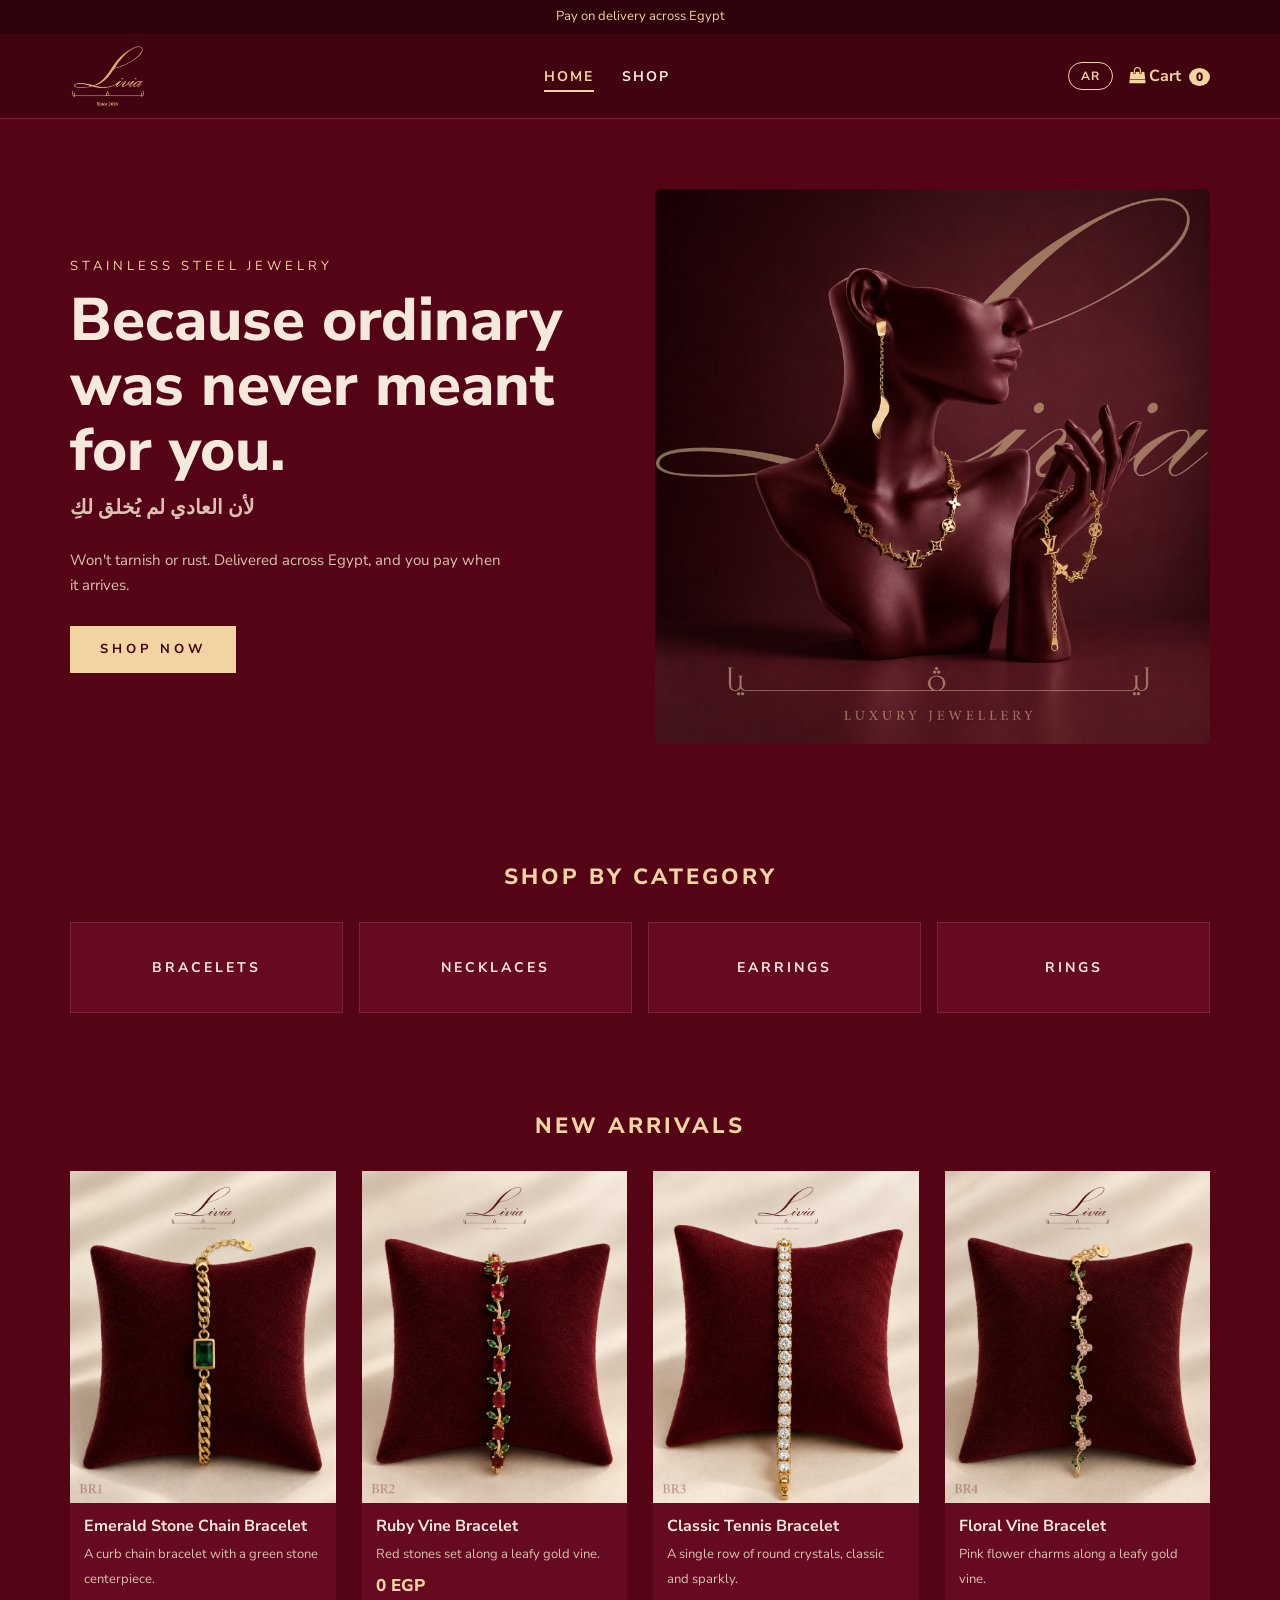
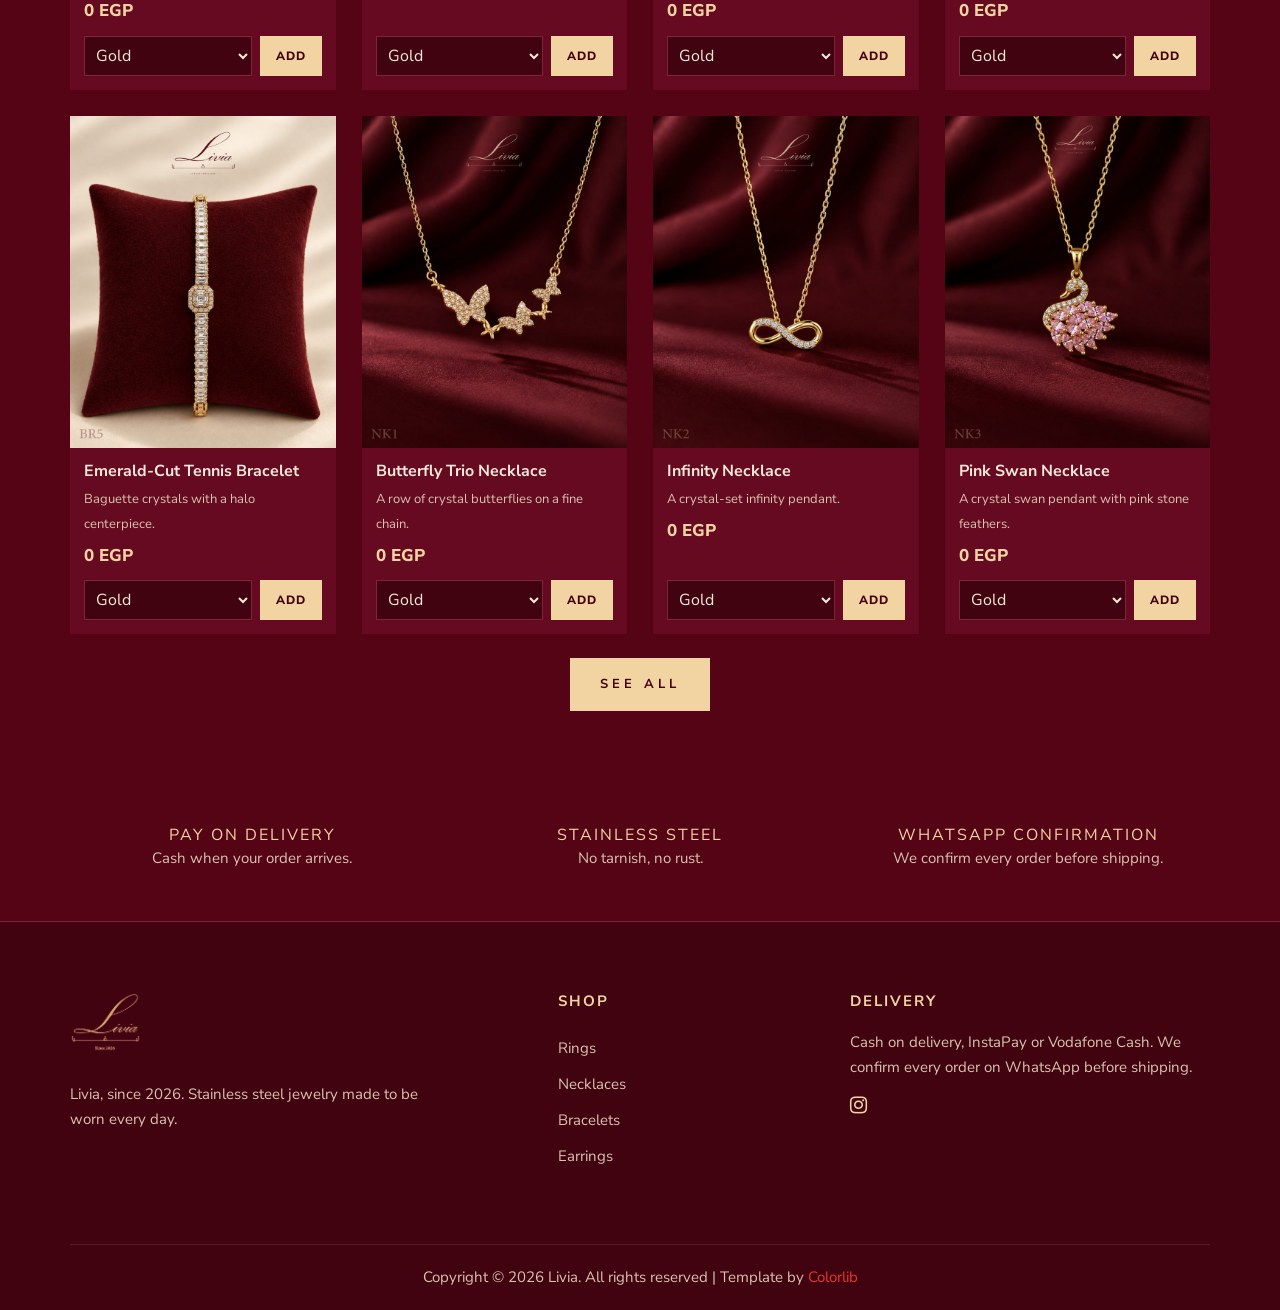
<file: index.html>
<!DOCTYPE html>
<html lang="en"><head><meta charset="UTF-8"><meta name="viewport" content="width=device-width, initial-scale=1">
<title>Livia | Stainless steel jewelry</title>
<link href="https://fonts.googleapis.com/css2?family=Nunito+Sans:wght@400;600;700;800&family=Cairo:wght@400;600;700;800&display=swap" rel="stylesheet">
<link rel="stylesheet" href="css/bootstrap.min.css"><link rel="stylesheet" href="css/font-awesome.min.css">
<link rel="stylesheet" href="css/style.css"><link rel="stylesheet" href="css/livia.css"></head><body>
<div class="lv-top" data-i18n="topbar">Pay on delivery across Egypt</div>
<header class="lv-head"><div class="container">
<a href="index.html"><img src="img/logo.png" alt="Livia"></a>
<ul class="lv-nav"><li><a href="index.html" class="on"><span data-i18n="nav_home">Home</span></a></li><li><a href="shop.html" class=""><span data-i18n="nav_shop">Shop</span></a></li></ul>
<div class="lv-head-right"><button id="langBtn" class="lv-lang" type="button">AR</button><a class="lv-cart" href="cart.html"><i class="fa fa-shopping-bag"></i> <span data-i18n="cart_word">Cart</span> <b class="lv-count">0</b></a></div>
</div></header>
<section class="lv-hero"><div class="container"><div class="row align-items-center">
<div class="col-lg-6"><h6 data-i18n="hero_eyebrow">Stainless steel jewelry</h6><h2 data-i18n="hero_title">Because ordinary was never meant for you.</h2>
<p class="lv-ar" id="arAccent">لأن العادي لم يُخلق لكِ</p>
<p data-i18n="hero_sub">Won't tarnish or rust. Delivered across Egypt, and you pay when it arrives.</p><a href="shop.html" class="primary-btn" data-i18n="hero_cta">Shop now</a></div>
<div class="col-lg-6 mt-4 mt-lg-0"><img src="img/hero.jpg" alt="Livia necklace"></div></div></div></section>
<section class="lv-sec"><div class="container"><h3 class="lv-title" data-i18n="cat_title">Shop by category</h3><div class="lv-cats" id="home-cats"></div></div></section>
<section class="lv-sec"><div class="container"><h3 class="lv-title" data-i18n="new_title">New arrivals</h3><div class="lv-grid" id="home-grid"></div>
<p class="text-center mt-4"><a href="shop.html" class="primary-btn" data-i18n="see_all">See all</a></p></div></section>
<section class="lv-sec"><div class="container"><div class="lv-perks">
<div><h6 data-i18n="perk1_t">Pay on delivery</h6><p data-i18n="perk1_d">Cash when your order arrives.</p></div>
<div><h6 data-i18n="perk2_t">Stainless steel</h6><p data-i18n="perk2_d">No tarnish, no rust.</p></div>
<div><h6 data-i18n="perk3_t">WhatsApp confirmation</h6><p data-i18n="perk3_d">We confirm every order before shipping.</p></div></div></div></section><footer class="footer"><div class="container"><div class="row">
<div class="col-lg-4 col-md-6"><div class="footer__about"><div class="footer__logo"><a href="index.html"><img src="img/logo.png" alt="Livia"></a></div>
<p data-i18n="foot_about">Livia, since 2026. Stainless steel jewelry made to be worn every day.</p></div></div>
<div class="col-lg-3 offset-lg-1 col-md-6"><div class="footer__widget"><h6 data-i18n="foot_shop_h">Shop</h6><ul id="footCats"><li><a href="shop.html?c=Rings">Rings</a></li><li><a href="shop.html?c=Necklaces">Necklaces</a></li><li><a href="shop.html?c=Bracelets">Bracelets</a></li><li><a href="shop.html?c=Earrings">Earrings</a></li></ul></div></div>
<div class="col-lg-4 col-md-12"><div class="footer__widget"><h6 data-i18n="foot_delivery_h">Delivery</h6><p data-i18n="foot_delivery_p">Cash on delivery, InstaPay or Vodafone Cash. We confirm every order on WhatsApp before shipping.</p>
<div class="lv-social"><a href="https://www.instagram.com/liviia.eg" target="_blank" rel="noopener" aria-label="Instagram"><i class="fa fa-instagram"></i></a></div></div></div>
</div><div class="row"><div class="col-lg-12 text-center"><div class="footer__copyright__text">
<p>Copyright &copy; <script>document.write(new Date().getFullYear());</script> Livia. All rights reserved | Template by <a href="https://colorlib.com" target="_blank">Colorlib</a></p>
</div></div></div></div></footer>
<script src="products.js"></script><script src="js/i18n.js"></script><script src="js/livia.js"></script></body></html>
</file>
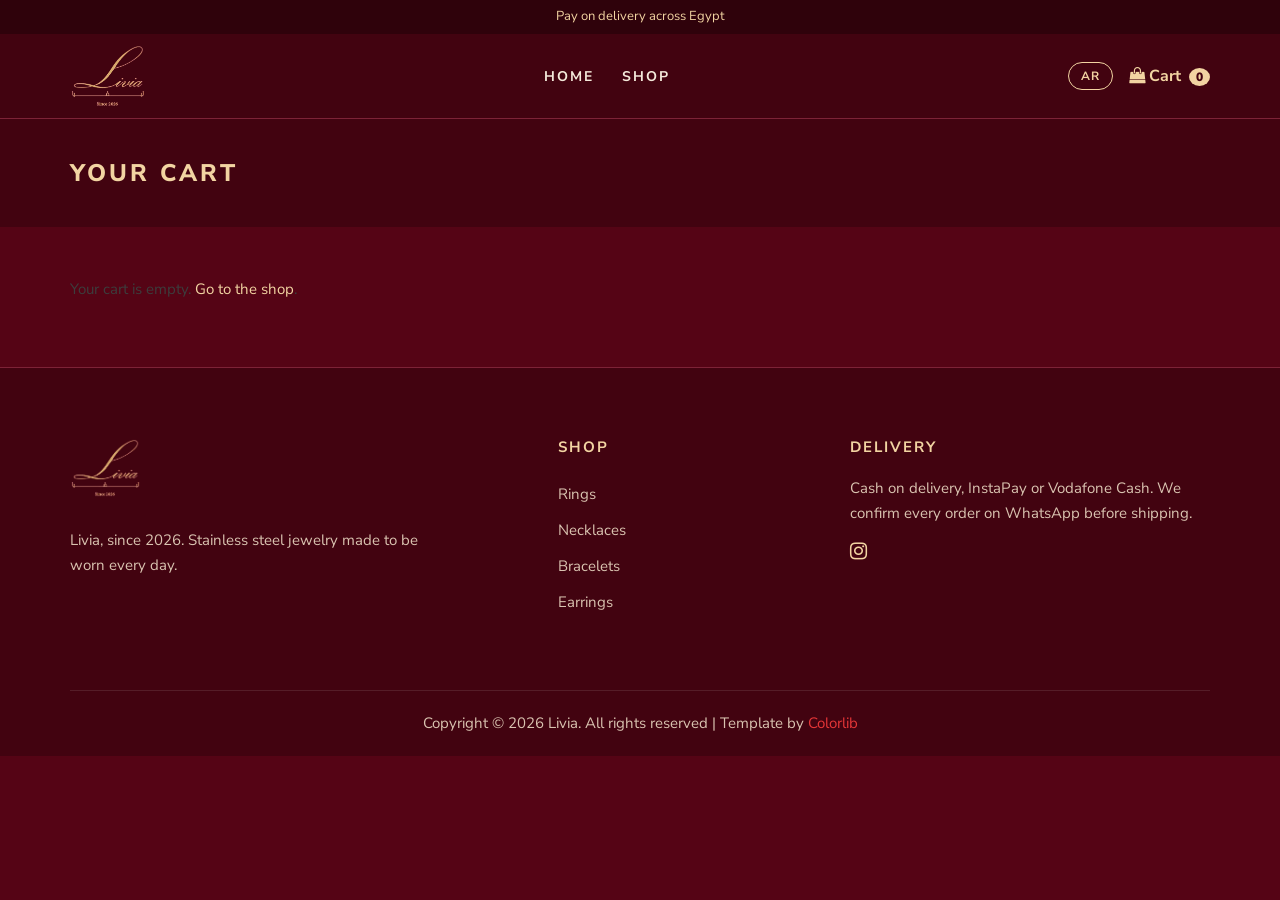
<file: cart.html>
<!DOCTYPE html>
<html lang="en"><head><meta charset="UTF-8"><meta name="viewport" content="width=device-width, initial-scale=1">
<title>Cart | Livia</title>
<link href="https://fonts.googleapis.com/css2?family=Nunito+Sans:wght@400;600;700;800&family=Cairo:wght@400;600;700;800&display=swap" rel="stylesheet">
<link rel="stylesheet" href="css/bootstrap.min.css"><link rel="stylesheet" href="css/font-awesome.min.css">
<link rel="stylesheet" href="css/style.css"><link rel="stylesheet" href="css/livia.css"></head><body>
<div class="lv-top" data-i18n="topbar">Pay on delivery across Egypt</div>
<header class="lv-head"><div class="container">
<a href="index.html"><img src="img/logo.png" alt="Livia"></a>
<ul class="lv-nav"><li><a href="index.html" class=""><span data-i18n="nav_home">Home</span></a></li><li><a href="shop.html" class=""><span data-i18n="nav_shop">Shop</span></a></li></ul>
<div class="lv-head-right"><button id="langBtn" class="lv-lang" type="button">AR</button><a class="lv-cart" href="cart.html"><i class="fa fa-shopping-bag"></i> <span data-i18n="cart_word">Cart</span> <b class="lv-count">0</b></a></div>
</div></header><section class="breadcrumb-option"><div class="container"><h4 data-i18n="breadcrumb_cart">Your cart</h4></div></section>
<section class="lv-sec"><div class="container"><div class="row">
<div class="col-lg-7"><div id="cartitems"></div></div>
<div class="col-lg-5 mt-4 mt-lg-0"><div class="lv-box" id="order">
<div id="totals"></div><br>
<form id="orderform"><input name="name" placeholder="Full name" required data-i18n-ph="ph_name"><input name="phone" type="tel" placeholder="Phone number" required data-i18n-ph="ph_phone">
<input name="city" placeholder="City / governorate" required data-i18n-ph="ph_city"><textarea name="address" rows="2" placeholder="Full address" required data-i18n-ph="ph_address"></textarea>
<button class="primary-btn" type="submit" data-i18n="submit">Send order on WhatsApp</button>
<p class="lv-note mt-2 mb-0" data-i18n="note">You pay in cash when the order arrives.</p></form></div></div></div></div></section><footer class="footer"><div class="container"><div class="row">
<div class="col-lg-4 col-md-6"><div class="footer__about"><div class="footer__logo"><a href="index.html"><img src="img/logo.png" alt="Livia"></a></div>
<p data-i18n="foot_about">Livia, since 2026. Stainless steel jewelry made to be worn every day.</p></div></div>
<div class="col-lg-3 offset-lg-1 col-md-6"><div class="footer__widget"><h6 data-i18n="foot_shop_h">Shop</h6><ul id="footCats"><li><a href="shop.html?c=Rings">Rings</a></li><li><a href="shop.html?c=Necklaces">Necklaces</a></li><li><a href="shop.html?c=Bracelets">Bracelets</a></li><li><a href="shop.html?c=Earrings">Earrings</a></li></ul></div></div>
<div class="col-lg-4 col-md-12"><div class="footer__widget"><h6 data-i18n="foot_delivery_h">Delivery</h6><p data-i18n="foot_delivery_p">Cash on delivery, InstaPay or Vodafone Cash. We confirm every order on WhatsApp before shipping.</p>
<div class="lv-social"><a href="https://www.instagram.com/liviia.eg" target="_blank" rel="noopener" aria-label="Instagram"><i class="fa fa-instagram"></i></a></div></div></div>
</div><div class="row"><div class="col-lg-12 text-center"><div class="footer__copyright__text">
<p>Copyright &copy; <script>document.write(new Date().getFullYear());</script> Livia. All rights reserved | Template by <a href="https://colorlib.com" target="_blank">Colorlib</a></p>
</div></div></div></div></footer>
<script src="products.js"></script><script src="js/i18n.js"></script><script src="js/livia.js"></script></body></html>
</file>
<file: css/style.css>
/******************************************************************
  Template Name: Male Fashion
  Description: Male Fashion - ecommerce teplate
  Author: Colorib
  Author URI: https://www.colorib.com/
  Version: 1.0
  Created: Colorib 
******************************************************************/

/*------------------------------------------------------------------
[Table of contents]

1.  Template default CSS
	1.1	Variables
	1.2	Mixins
	1.3	Flexbox
	1.4	Reset
2.  Helper Css
3.  Header Section
4.  Hero Section
5.  Banner Section
6.  Product Section
7.  Intagram Section
8.  Latest Section
9.  Contact
10.  Footer Style
-------------------------------------------------------------------*/

/*----------------------------------------*/
/* Template default CSS
/*----------------------------------------*/

html,
body {
	height: 100%;
	font-family: "Nunito Sans", sans-serif;
	-webkit-font-smoothing: antialiased;
}

h1,
h2,
h3,
h4,
h5,
h6 {
	margin: 0;
	color: #111111;
	font-weight: 400;
	font-family: "Nunito Sans", sans-serif;
}

h1 {
	font-size: 70px;
}

h2 {
	font-size: 36px;
}

h3 {
	font-size: 30px;
}

h4 {
	font-size: 24px;
}

h5 {
	font-size: 18px;
}

h6 {
	font-size: 16px;
}

p {
	font-size: 15px;
	font-family: "Nunito Sans", sans-serif;
	color: #3d3d3d;
	font-weight: 400;
	line-height: 25px;
	margin: 0 0 15px 0;
}

img {
	max-width: 100%;
}

input:focus,
select:focus,
button:focus,
textarea:focus {
	outline: none;
}

a:hover,
a:focus {
	text-decoration: none;
	outline: none;
	color: #ffffff;
}

ul,
ol {
	padding: 0;
	margin: 0;
}

/*---------------------
  Helper CSS
-----------------------*/

.section-title {
	margin-bottom: 45px;
	text-align: center;
}

.section-title span {
	color: #e53637;
	font-size: 14px;
	font-weight: 700;
	text-transform: uppercase;
	letter-spacing: 2px;
	margin-bottom: 15px;
	display: block;
}

.section-title h2 {
	color: #111111;
	font-weight: 700;
	line-height: 46px;
}

.set-bg {
	background-repeat: no-repeat;
	background-size: cover;
	background-position: top center;
}

.spad {
	padding-top: 100px;
	padding-bottom: 100px;
}

.text-white h1,
.text-white h2,
.text-white h3,
.text-white h4,
.text-white h5,
.text-white h6,
.text-white p,
.text-white span,
.text-white li,
.text-white a {
	color: #fff;
}

/* buttons */

.primary-btn {
	display: inline-block;
	font-size: 13px;
	font-weight: 700;
	text-transform: uppercase;
	padding: 14px 30px;
	color: #ffffff;
	background: #000000;
	letter-spacing: 4px;
}

.site-btn {
	font-size: 14px;
	color: #ffffff;
	background: #111111;
	font-weight: 700;
	border: none;
	text-transform: uppercase;
	display: inline-block;
	padding: 14px 30px;
}

/* Preloder */

#preloder {
	position: fixed;
	width: 100%;
	height: 100%;
	top: 0;
	left: 0;
	z-index: 999999;
	background: #000;
}

.loader {
	width: 40px;
	height: 40px;
	position: absolute;
	top: 50%;
	left: 50%;
	margin-top: -13px;
	margin-left: -13px;
	border-radius: 60px;
	animation: loader 0.8s linear infinite;
	-webkit-animation: loader 0.8s linear infinite;
}

@keyframes loader {
	0% {
		-webkit-transform: rotate(0deg);
		transform: rotate(0deg);
		border: 4px solid #f44336;
		border-left-color: transparent;
	}
	50% {
		-webkit-transform: rotate(180deg);
		transform: rotate(180deg);
		border: 4px solid #673ab7;
		border-left-color: transparent;
	}
	100% {
		-webkit-transform: rotate(360deg);
		transform: rotate(360deg);
		border: 4px solid #f44336;
		border-left-color: transparent;
	}
}

@-webkit-keyframes loader {
	0% {
		-webkit-transform: rotate(0deg);
		border: 4px solid #f44336;
		border-left-color: transparent;
	}
	50% {
		-webkit-transform: rotate(180deg);
		border: 4px solid #673ab7;
		border-left-color: transparent;
	}
	100% {
		-webkit-transform: rotate(360deg);
		border: 4px solid #f44336;
		border-left-color: transparent;
	}
}

.spacial-controls {
	position: fixed;
	width: 111px;
	height: 91px;
	top: 0;
	right: 0;
	z-index: 999;
}

.spacial-controls .search-switch {
	display: block;
	height: 100%;
	padding-top: 30px;
	background: #323232;
	text-align: center;
	cursor: pointer;
}

.search-model {
	display: none;
	position: fixed;
	width: 100%;
	height: 100%;
	left: 0;
	top: 0;
	background: #000;
	z-index: 99999;
}

.search-model-form {
	padding: 0 15px;
}

.search-model-form input {
	width: 500px;
	font-size: 40px;
	border: none;
	border-bottom: 2px solid #333;
	background: 0 0;
	color: #999;
}

.search-close-switch {
	position: absolute;
	width: 50px;
	height: 50px;
	background: #333;
	color: #fff;
	text-align: center;
	border-radius: 50%;
	font-size: 28px;
	line-height: 28px;
	top: 30px;
	cursor: pointer;
	-webkit-transform: rotate(45deg);
	-ms-transform: rotate(45deg);
	transform: rotate(45deg);
	display: -webkit-box;
	display: -ms-flexbox;
	display: flex;
	-webkit-box-align: center;
	-ms-flex-align: center;
	align-items: center;
	-webkit-box-pack: center;
	-ms-flex-pack: center;
	justify-content: center;
}

/*---------------------
  Header
-----------------------*/

.header {
	background: #ffffff;
}

.header__top {
	background: #111111;
	padding: 10px 0;
}

.header__top__left p {
	color: #ffffff;
	margin-bottom: 0;
}

.header__top__right {
	text-align: right;
}

.header__top__links {
	display: inline-block;
	margin-right: 25px;
}

.header__top__links a {
	color: #ffffff;
	font-size: 13px;
	text-transform: uppercase;
	letter-spacing: 2px;
	margin-right: 28px;
	display: inline-block;
}

.header__top__links a:last-child {
	margin-right: 0;
}

.header__top__hover {
	display: inline-block;
	position: relative;
}

.header__top__hover:hover ul {
	top: 24px;
	opacity: 1;
	visibility: visible;
}

.header__top__hover span {
	color: #ffffff;
	font-size: 13px;
	text-transform: uppercase;
	letter-spacing: 2px;
	display: inline-block;
	cursor: pointer;
}

.header__top__hover span i {
	font-size: 20px;
	position: relative;
	top: 3px;
	right: 2px;
}

.header__top__hover ul {
	background: #ffffff;
	display: inline-block;
	padding: 2px 0;
	position: absolute;
	left: 0;
	top: 44px;
	opacity: 0;
	visibility: hidden;
	z-index: 3;
	-webkit-box-shadow: 0 10px 20px rgba(0, 0, 0, 0.1);
	box-shadow: 0 10px 20px rgba(0, 0, 0, 0.1);
	-webkit-transition: all, 0.3s;
	-o-transition: all, 0.3s;
	transition: all, 0.3s;
}

.header__top__hover ul li {
	list-style: none;
	font-size: 13px;
	color: #111111;
	padding: 2px 15px;
	cursor: pointer;
}

.header__logo {
	padding: 30px 0;
}

.header__logo a {
	display: inline-block;
}

.header__menu {
	text-align: center;
	padding: 26px 0 25px;
}

.header__menu ul li {
	list-style: none;
	display: inline-block;
	margin-right: 45px;
	position: relative;
}

.header__menu ul li.active a:after {
	-webkit-transform: scale(1);
	-ms-transform: scale(1);
	transform: scale(1);
}

.header__menu ul li:hover a:after {
	-webkit-transform: scale(1);
	-ms-transform: scale(1);
	transform: scale(1);
}

.header__menu ul li:hover .dropdown {
	top: 32px;
	opacity: 1;
	visibility: visible;
}

.header__menu ul li:last-child {
	margin-right: 0;
}

.header__menu ul li .dropdown {
	position: absolute;
	left: 0;
	top: 56px;
	width: 150px;
	background: #111111;
	text-align: left;
	padding: 5px 0;
	z-index: 9;
	opacity: 0;
	visibility: hidden;
	-webkit-transition: all, 0.3s;
	-o-transition: all, 0.3s;
	transition: all, 0.3s;
}

.header__menu ul li .dropdown li {
	display: block;
	margin-right: 0;
}

.header__menu ul li .dropdown li a {
	font-size: 14px;
	color: #ffffff;
	font-weight: 400;
	padding: 5px 20px;
	text-transform: capitalize;
}

.header__menu ul li .dropdown li a:after {
	display: none;
}

.header__menu ul li a {
	font-size: 18px;
	color: #111111;
	display: block;
	font-weight: 600;
	position: relative;
	padding: 3px 0;
}

.header__menu ul li a:after {
	position: absolute;
	left: 0;
	bottom: 0;
	width: 100%;
	height: 2px;
	background: #e53637;
	content: "";
	-webkit-transition: all, 0.5s;
	-o-transition: all, 0.5s;
	transition: all, 0.5s;
	-webkit-transform: scale(0);
	-ms-transform: scale(0);
	transform: scale(0);
}

.header__nav__option {
	text-align: right;
	padding: 30px 0;
}

.header__nav__option a {
	display: inline-block;
	margin-right: 26px;
	position: relative;
}

.header__nav__option a span {
	color: #0d0d0d;
	font-size: 11px;
	position: absolute;
	left: 5px;
	top: 8px;
}

.header__nav__option a:last-child {
	margin-right: 0;
}

.header__nav__option .price {
	font-size: 15px;
	color: #111111;
	font-weight: 700;
	display: inline-block;
	margin-left: -20px;
	position: relative;
	top: 3px;
}

.offcanvas-menu-wrapper {
	display: none;
}

.canvas__open {
	display: none;
}

/*---------------------
  Hero
-----------------------*/

.hero__slider.owl-carousel .owl-item.active .hero__text h6 {
	top: 0;
	opacity: 1;
}

.hero__slider.owl-carousel .owl-item.active .hero__text h2 {
	top: 0;
	opacity: 1;
}

.hero__slider.owl-carousel .owl-item.active .hero__text p {
	top: 0;
	opacity: 1;
}

.hero__slider.owl-carousel .owl-item.active .hero__text .primary-btn {
	top: 0;
	opacity: 1;
}

.hero__slider.owl-carousel .owl-nav button {
	font-size: 36px;
	color: #333333;
	position: absolute;
	left: 75px;
	top: 50%;
	margin-top: -18px;
	line-height: 29px;
}

.hero__slider.owl-carousel .owl-nav button.owl-next {
	left: auto;
	right: 75px;
}

.hero__items {
	height: 800px;
	padding-top: 230px;
}

.hero__text h6 {
	color: #e53637;
	font-size: 14px;
	font-weight: 700;
	text-transform: uppercase;
	letter-spacing: 2px;
	margin-bottom: 28px;
	position: relative;
	top: 100px;
	opacity: 0;
	-webkit-transition: all, 0.3s;
	-o-transition: all, 0.3s;
	transition: all, 0.3s;
}

.hero__text h2 {
	color: #111111;
	font-size: 48px;
	font-weight: 700;
	line-height: 58px;
	margin-bottom: 30px;
	position: relative;
	top: 100px;
	opacity: 0;
	-webkit-transition: all, 0.6s;
	-o-transition: all, 0.6s;
	transition: all, 0.6s;
}

.hero__text p {
	font-size: 16px;
	line-height: 28px;
	margin-bottom: 35px;
	position: relative;
	top: 100px;
	opacity: 0;
	-webkit-transition: all, 0.9s;
	-o-transition: all, 0.9s;
	transition: all, 0.9s;
}

.hero__text .primary-btn {
	position: relative;
	top: 100px;
	opacity: 0;
	-webkit-transition: all, 1.1s;
	-o-transition: all, 1.1s;
	transition: all, 1.1s;
}

.hero__text .primary-btn span {
	font-size: 20px;
	position: relative;
	top: 4px;
	font-weight: 700;
}

.hero__social {
	margin-top: 190px;
}

.hero__social a {
	font-size: 16px;
	color: #3d3d3d;
	display: inline-block;
	margin-right: 32px;
}

.hero__social a:last-child {
	margin-right: 0;
}

/*---------------------
  Banner
-----------------------*/

.blog {
	padding-bottom: 55px;
}

.banner__item {
	position: relative;
	overflow: hidden;
}

.banner__item:hover .banner__item__text a:after {
	width: 40px;
	background: #e53637;
}

.banner__item.banner__item--middle {
	margin-top: -75px;
}

.banner__item.banner__item--middle .banner__item__pic {
	float: none;
}

.banner__item.banner__item--middle .banner__item__text {
	position: relative;
	top: 0;
	left: 0;
	max-width: 100%;
	padding-top: 22px;
}

.banner__item.banner__item--last {
	margin-top: 100px;
}

.banner__item__pic {
	float: right;
}

.banner__item__text {
	max-width: 300px;
	position: absolute;
	left: 0;
	top: 140px;
}

.banner__item__text h2 {
	color: #111111;
	font-weight: 700;
	line-height: 46px;
	margin-bottom: 10px;
}

.banner__item__text a {
	display: inline-block;
	color: #111111;
	font-size: 13px;
	font-weight: 700;
	letter-spacing: 4px;
	text-transform: uppercase;
	padding: 3px 0;
	position: relative;
}

.banner__item__text a:after {
	position: absolute;
	left: 0;
	bottom: 0;
	width: 100%;
	height: 2px;
	background: #111111;
	content: "";
	-webkit-transition: all, 0.3s;
	-o-transition: all, 0.3s;
	transition: all, 0.3s;
}

/*---------------------
  Categories
-----------------------*/

.categories {
	background: #f3f2ee;
	overflow: hidden;
	padding-top: 150px;
	padding-bottom: 125px;
}

.categories__text {
	padding-top: 40px;
	position: relative;
	z-index: 1;
}

.categories__text:before {
	position: absolute;
	left: -485px;
	top: 0;
	height: 300px;
	width: 600px;
	background: #ffffff;
	z-index: -1;
	content: "";
}

.categories__text h2 {
	color: #b7b7b7;
	line-height: 72px;
	font-size: 34px;
}

.categories__text h2 span {
	font-weight: 700;
	color: #111111;
}

.categories__hot__deal {
	position: relative;
	z-index: 5;
}

.categories__hot__deal img {
	min-width: 100%;
}

.hot__deal__sticker {
	height: 100px;
	width: 100px;
	background: #111111;
	border-radius: 50%;
	padding-top: 22px;
	text-align: center;
	position: absolute;
	right: 0;
	top: -36px;
}

.hot__deal__sticker span {
	display: block;
	font-size: 15px;
	color: #ffffff;
	margin-bottom: 4px;
}

.hot__deal__sticker h5 {
	color: #ffffff;
	font-size: 20px;
	font-weight: 700;
}

.categories__deal__countdown span {
	color: #e53637;
	font-size: 14px;
	font-weight: 700;
	text-transform: uppercase;
	letter-spacing: 2px;
	margin-bottom: 15px;
	display: block;
}

.categories__deal__countdown h2 {
	color: #111111;
	font-weight: 700;
	line-height: 46px;
	margin-bottom: 25px;
}

.categories__deal__countdown .categories__deal__countdown__timer {
	margin-bottom: 20px;
	overflow: hidden;
	margin-left: -30px;
}

.categories__deal__countdown .categories__deal__countdown__timer .cd-item {
	width: 25%;
	float: left;
	margin-bottom: 25px;
	text-align: center;
	position: relative;
}

.categories__deal__countdown .categories__deal__countdown__timer .cd-item:after {
	position: absolute;
	right: 0;
	top: 7px;
	content: ":";
	font-size: 24px;
	font-weight: 700;
	color: #3d3d3d;
}

.categories__deal__countdown .categories__deal__countdown__timer .cd-item:last-child:after {
	display: none;
}

.categories__deal__countdown .categories__deal__countdown__timer .cd-item span {
	color: #111111;
	font-weight: 700;
	display: block;
	font-size: 36px;
}

.categories__deal__countdown .categories__deal__countdown__timer .cd-item p {
	margin-bottom: 0;
}

/*---------------------
  Instagram
-----------------------*/

.instagram {
	padding-bottom: 0;
}

.instagram__pic__item {
	width: 33.33%;
	float: left;
	height: 261px;
	background-position: center center;
}

.instagram__text {
	padding-top: 130px;
}

.instagram__text h2 {
	color: #111111;
	font-weight: 700;
	margin-bottom: 30px;
}

.instagram__text p {
	margin-bottom: 65px;
}

.instagram__text h3 {
	color: #e53637;
	font-weight: 700;
}

/*---------------------
  Product
-----------------------*/

.product {
	padding-top: 0;
	padding-bottom: 60px;
}

.filter__controls {
	text-align: center;
	margin-bottom: 45px;
}

.filter__controls li {
	color: #b7b7b7;
	font-size: 24px;
	font-weight: 700;
	list-style: none;
	display: inline-block;
	margin-right: 88px;
	cursor: pointer;
}

.filter__controls li:last-child {
	margin-right: 0;
}

.filter__controls li.active {
	color: #111111;
}

.product__item {
	overflow: hidden;
	margin-bottom: 40px;
}

.product__item.sale .product__item__pic .label {
	color: #ffffff;
	background: #111111;
}

.product__item.sale .product__item__text .rating i {
	color: #f7941d;
}

.product__item.sale .product__item__text .rating i:nth-last-child(1) {
	color: #b7b7b7;
}

.product__item:hover .product__item__pic .product__hover {
	right: 20px;
	opacity: 1;
}

.product__item:hover .product__item__text a {
	top: 22px;
	opacity: 1;
	visibility: visible;
}

.product__item:hover .product__item__text h6 {
	opacity: 0;
}

.product__item:hover .product__item__text .product__color__select {
	opacity: 1;
}

.product__item__pic {
	height: 260px;
	position: relative;
	background-position: center center;
}

.product__item__pic .label {
	color: #111111;
	font-size: 11px;
	font-weight: 700;
	letter-spacing: 2px;
	text-transform: uppercase;
	display: inline-block;
	padding: 4px 15px 2px;
	background: #ffffff;
	position: absolute;
	left: 0;
	top: 20px;
}

.product__item__pic .product__hover {
	position: absolute;
	right: -200px;
	top: 20px;
	-webkit-transition: all, 0.8s;
	-o-transition: all, 0.8s;
	transition: all, 0.8s;
}

.product__item__pic .product__hover li {
	list-style: none;
	margin-bottom: 10px;
	position: relative;
}

.product__item__pic .product__hover li:hover span {
	opacity: 1;
	visibility: visible;
}

.product__item__pic .product__hover li span {
	color: #ffffff;
	background: #111111;
	display: inline-block;
	padding: 4px 10px;
	font-size: 12px;
	position: absolute;
	left: -78px;
	top: 5px;
	z-index: 1;
	opacity: 0;
	visibility: hidden;
	-webkit-transition: all, 0.3s;
	-o-transition: all, 0.3s;
	transition: all, 0.3s;
}

.product__item__pic .product__hover li span:after {
	position: absolute;
	right: -2px;
	top: 5px;
	height: 15px;
	width: 15px;
	background: #111111;
	content: "";
	-webkit-transform: rotate(45deg);
	-ms-transform: rotate(45deg);
	transform: rotate(45deg);
	z-index: -1;
}

.product__item__pic .product__hover li img {
	background: #ffffff;
	padding: 10px;
	display: inline-block;
}

.product__item__text {
	padding-top: 25px;
	position: relative;
}

.product__item__text a {
	font-size: 15px;
	color: #e53637;
	font-weight: 700;
	position: absolute;
	left: 0;
	top: 0;
	opacity: 0;
	visibility: hidden;
	-webkit-transition: all, 0.3s;
	-o-transition: all, 0.3s;
	transition: all, 0.3s;
}

.product__item__text h6 {
	color: #111111;
	font-size: 15px;
	font-weight: 600;
	margin-bottom: 5px;
	-webkit-transition: all, 0.3s;
	-o-transition: all, 0.3s;
	transition: all, 0.3s;
}

.product__item__text .rating {
	margin-bottom: 6px;
}

.product__item__text .rating i {
	font-size: 14px;
	color: #b7b7b7;
	margin-right: -5px;
}

.product__item__text h5 {
	color: #0d0d0d;
	font-weight: 700;
}

.product__item__text .product__color__select {
	position: absolute;
	right: 0;
	bottom: 0;
	opacity: 0;
	-webkit-transition: all, 0.5s;
	-o-transition: all, 0.5s;
	transition: all, 0.5s;
}

.product__item__text .product__color__select label {
	display: inline-block;
	height: 12px;
	width: 12px;
	background: #5e64d1;
	border-radius: 50%;
	margin-bottom: 0;
	margin-right: 5px;
	position: relative;
	cursor: pointer;
}

.product__item__text .product__color__select label.black {
	background: #404a47;
}

.product__item__text .product__color__select label.grey {
	background: #d5a667;
}

.product__item__text .product__color__select label.active:after {
	opacity: 1;
}

.product__item__text .product__color__select label:after {
	position: absolute;
	left: -3px;
	top: -3px;
	height: 18px;
	width: 18px;
	border: 1px solid #b9b9b9;
	content: "";
	border-radius: 50%;
	opacity: 0;
}

.product__item__text .product__color__select label input {
	position: absolute;
	visibility: hidden;
}

/*---------------------
  Shop
-----------------------*/

.shop__sidebar {
	padding-right: 20px;
}

.shop__sidebar__search {
	margin-bottom: 45px;
}

.shop__sidebar__search form {
	position: relative;
}

.shop__sidebar__search form input {
	width: 100%;
	font-size: 15px;
	color: #b7b7b7;
	padding-left: 20px;
	border: 1px solid #e5e5e5;
	height: 42px;
}

.shop__sidebar__search form input::-webkit-input-placeholder {
	color: #b7b7b7;
}

.shop__sidebar__search form input::-moz-placeholder {
	color: #b7b7b7;
}

.shop__sidebar__search form input:-ms-input-placeholder {
	color: #b7b7b7;
}

.shop__sidebar__search form input::-ms-input-placeholder {
	color: #b7b7b7;
}

.shop__sidebar__search form input::placeholder {
	color: #b7b7b7;
}

.shop__sidebar__search form button {
	color: #b7b7b7;
	font-size: 15px;
	border: none;
	background: transparent;
	position: absolute;
	right: 0;
	padding: 0 15px;
	top: 0;
	height: 100%;
}

.shop__sidebar__accordion .card {
	border: none;
	border-radius: 0;
	margin-bottom: 25px;
}

.shop__sidebar__accordion .card:last-child {
	margin-bottom: 0;
}

.shop__sidebar__accordion .card:last-child .card-body {
	padding-bottom: 0;
	border-bottom: none;
}

.shop__sidebar__accordion .card-body {
	padding: 0;
	padding-top: 10px;
	padding-bottom: 20px;
	border-bottom: 1px solid #e5e5e5;
}

.shop__sidebar__accordion .card-heading {
	cursor: pointer;
}

.shop__sidebar__accordion .card-heading a {
	color: #111111;
	font-size: 16px;
	font-weight: 700;
	text-transform: uppercase;
	display: block;
}

.shop__sidebar__categories ul,
.shop__sidebar__price ul,
.shop__sidebar__brand ul {
	height: 225px;
}

.shop__sidebar__categories ul li,
.shop__sidebar__price ul li,
.shop__sidebar__brand ul li {
	list-style: none;
}

.shop__sidebar__categories ul li a,
.shop__sidebar__price ul li a,
.shop__sidebar__brand ul li a {
	color: #b7b7b7;
	font-size: 15px;
	line-height: 32px;
	-webkit-transition: all, 0.3s;
	-o-transition: all, 0.3s;
	transition: all, 0.3s;
}

.shop__sidebar__categories ul li a:hover,
.shop__sidebar__price ul li a:hover,
.shop__sidebar__brand ul li a:hover {
	color: #111111;
}

.shop__sidebar__brand ul {
	height: auto;
}

.shop__sidebar__price ul {
	height: auto;
}

.shop__sidebar__size {
	padding-top: 15px;
}

.shop__sidebar__size label {
	color: #111111;
	font-size: 15px;
	font-weight: 700;
	text-transform: uppercase;
	display: inline-block;
	border: 1px solid #e5e5e5;
	padding: 6px 25px;
	margin-bottom: 10px;
	margin-right: 5px;
	cursor: pointer;
}

.shop__sidebar__size label.active {
	background: #111111;
	color: #ffffff;
	border-color: #111111;
}

.shop__sidebar__size label input {
	position: absolute;
	visibility: hidden;
}

.shop__sidebar__color {
	padding-top: 15px;
}

.shop__sidebar__color label {
	height: 30px;
	width: 30px;
	border-radius: 50%;
	position: relative;
	margin-right: 10px;
	display: inline-block;
	margin-bottom: 10px;
	cursor: pointer;
}

.shop__sidebar__color label.c-1 {
	background: #0b090c;
}

.shop__sidebar__color label.c-2 {
	background: #20315f;
}

.shop__sidebar__color label.c-3 {
	background: #f1af4d;
}

.shop__sidebar__color label.c-4 {
	background: #636068;
}

.shop__sidebar__color label.c-5 {
	background: #57594d;
}

.shop__sidebar__color label.c-6 {
	background: #e8bac4;
}

.shop__sidebar__color label.c-7 {
	background: #d6c1d7;
}

.shop__sidebar__color label.c-8 {
	background: #ed1c24;
}

.shop__sidebar__color label.c-9 {
	background: #ffffff;
}

.shop__sidebar__color label:after {
	position: absolute;
	left: -3px;
	top: -3px;
	height: 36px;
	width: 36px;
	border: 1px solid #e5e5e5;
	content: "";
	border-radius: 50%;
}

.shop__sidebar__color label input {
	position: absolute;
	visibility: hidden;
}

.shop__sidebar__tags {
	padding-top: 15px;
}

.shop__sidebar__tags a {
	color: #404040;
	font-size: 13px;
	font-weight: 700;
	background: #f1f5f8;
	padding: 5px 18px;
	display: inline-block;
	text-transform: uppercase;
	margin-right: 6px;
	margin-bottom: 10px;
	-webkit-transition: all, 0.3s;
	-o-transition: all, 0.3s;
	transition: all, 0.3s;
}

.shop__sidebar__tags a:hover {
	background: #111111;
	color: #ffffff;
}

.shop__sidebar__accordion .card-heading a:after,
.shop__sidebar__accordion .card-heading>a.active[aria-expanded=false]:after {
	content: "";
	font-family: "FontAwesome";
	font-size: 24px;
	font-weight: 700;
	color: #111111;
	position: absolute;
	right: 0;
	top: 2px;
	line-height: 20px;
}

.shop__sidebar__accordion .card-heading.active a:after {
	content: "";
	font-family: "FontAwesome";
	font-size: 24px;
	font-weight: 700;
	color: #111111;
	position: absolute;
	right: 0;
	top: 2px;
	line-height: 20px;
}

.shop__product__option {
	margin-bottom: 45px;
}

.shop__product__option p {
	color: #111111;
	margin-bottom: 0;
}

.shop__product__option__right {
	text-align: right;
}

.shop__product__option__right p {
	display: inline-block;
	margin-bottom: 0;
}

.shop__product__option__right .nice-select {
	float: none;
	display: inline-block;
	padding: 0;
	line-height: 26px;
	height: auto;
	border: none;
	padding-right: 28px;
}

.shop__product__option__right .nice-select:after {
	border-bottom: 1.5px solid #111111;
	border-right: 1.5px solid #111111;
	height: 8px;
	right: 12px;
	width: 8px;
}

.shop__product__option__right .nice-select span {
	color: #111111;
	font-size: 15px;
	font-weight: 700;
}

.shop__product__option__right .nice-select .list {
	border-radius: 0;
}

.product__pagination {
	padding-top: 25px;
	text-align: center;
}

.product__pagination a {
	display: inline-block;
	font-size: 16px;
	font-weight: 700;
	color: #111111;
	height: 30px;
	width: 30px;
	border: 1px solid transparent;
	border-radius: 50%;
	line-height: 30px;
	text-align: center;
}

.product__pagination a.active {
	border-color: #111111;
}

.product__pagination a:hover {
	border-color: #111111;
}

.product__pagination span {
	display: inline-block;
	font-size: 16px;
	font-weight: 700;
	color: #111111;
	padding-left: 10px;
	padding-right: 15px;
}

/*---------------------
  Shop
-----------------------*/

.product__details__pic {
	text-align: center;
	background: #f3f2ee;
	padding: 40px 0 60px;
	margin-bottom: 100px;
}

.product__details__pic .nav-tabs {
	border-bottom: none;
	width: 105px;
}

.product__details__pic .nav-tabs .nav-item {
	margin-bottom: 10px;
}

.product__details__pic .nav-tabs .nav-item:last-child {
	margin-bottom: 0;
}

.product__details__pic .nav-tabs .nav-item .nav-link {
	padding: 0;
	display: block;
}

.product__details__pic .nav-tabs .nav-item .nav-link .product__thumb__pic {
	height: 120px;
	width: 95px;
	display: -webkit-box;
	display: -ms-flexbox;
	display: flex;
	-webkit-box-align: center;
	-ms-flex-align: center;
	align-items: center;
	-webkit-box-pack: center;
	-ms-flex-pack: center;
	justify-content: center;
}

.product__details__pic .nav-tabs .nav-item .nav-link .product__thumb__pic i {
	height: 56px;
	width: 56px;
	border: 4px solid #ffffff;
	border-radius: 50%;
	font-size: 20px;
	color: #ffffff;
	line-height: 48px;
	display: inline-block;
	text-align: center;
}

.product__details__pic .nav-tabs .nav-item.show .nav-link,
.product__details__pic .nav-tabs .nav-link.active {
	background-color: transparent;
	border-color: transparent;
}

.product__details__breadcrumb {
	margin-bottom: 30px;
}

.product__details__breadcrumb a {
	font-size: 15px;
	color: #111111;
	margin-right: 18px;
	display: inline-block;
	position: relative;
}

.product__details__breadcrumb a:after {
	position: absolute;
	right: -14px;
	top: 0;
	content: "";
	font-family: "FontAwesome";
}

.product__details__breadcrumb span {
	font-size: 15px;
	color: #b7b7b7;
	display: inline-block;
}

.product__details__pic__item {
	position: relative;
}

.product__details__pic__item a {
	height: 56px;
	width: 56px;
	border: 4px solid #ffffff;
	border-radius: 50%;
	font-size: 20px;
	color: #ffffff;
	line-height: 48px;
	text-align: center;
	display: inline-block;
	position: absolute;
	left: 50%;
	top: 50%;
	margin-top: -28px;
	margin-left: -28px;
}

.product__details__text {
	text-align: center;
}

.product__details__text h4 {
	color: #111111;
	font-weight: 700;
	margin-bottom: 10px;
}

.product__details__text .rating {
	margin-bottom: 20px;
}

.product__details__text .rating i {
	font-size: 15px;
	color: #f7941d;
	display: inline-block;
	margin-right: -5px;
}

.product__details__text .rating span {
	display: inline-block;
	color: #3d3d3d;
	margin-left: 5px;
}

.product__details__text h3 {
	color: #0d0d0d;
	font-weight: 700;
	margin-bottom: 16px;
}

.product__details__text h3 span {
	color: #b7b7b7;
	font-size: 20px;
	font-weight: 400;
	margin-left: 10px;
	text-decoration: line-through;
}

.product__details__text p {
	margin-bottom: 35px;
}

.product__details__option {
	margin-bottom: 30px;
}

.product__details__option__size {
	display: inline-block;
	margin-right: 50px;
}

.product__details__option__size span {
	color: #111111;
	display: inline-block;
	margin-right: 10px;
}

.product__details__option__size label {
	color: #111111;
	font-size: 15px;
	font-weight: 700;
	text-transform: uppercase;
	display: inline-block;
	border: 1px solid #e5e5e5;
	padding: 6px 15px;
	margin-bottom: 0;
	margin-right: 5px;
	cursor: pointer;
}

.product__details__option__size label.active {
	background: #111111;
	color: #ffffff;
	border-color: #111111;
}

.product__details__option__size label input {
	position: absolute;
	visibility: hidden;
}

.product__details__option__color {
	display: inline-block;
	position: relative;
	top: 10px;
}

.product__details__option__color span {
	color: #111111;
	display: inline-block;
	margin-right: 10px;
	position: relative;
	top: -9px;
}

.product__details__option__color label {
	height: 30px;
	width: 30px;
	border-radius: 50%;
	position: relative;
	margin-right: 10px;
	margin-bottom: 0;
	display: inline-block;
	cursor: pointer;
}

.product__details__option__color label.c-1 {
	background: #0b090c;
}

.product__details__option__color label.c-2 {
	background: #20315f;
}

.product__details__option__color label.c-3 {
	background: #f1af4d;
}

.product__details__option__color label.c-4 {
	background: #ed1c24;
}

.product__details__option__color label.c-9 {
	background: #ffffff;
}

.product__details__option__color label:after {
	position: absolute;
	left: -3px;
	top: -3px;
	height: 36px;
	width: 36px;
	border: 1px solid #e5e5e5;
	content: "";
	border-radius: 50%;
}

.product__details__option__color label input {
	position: absolute;
	visibility: hidden;
}

.product__details__cart__option {
	margin-bottom: 25px;
}

.product__details__cart__option .quantity {
	display: inline-block;
	margin-right: 20px;
}

.product__details__cart__option .quantity .pro-qty {
	width: 100px;
	height: 40px;
	border: 1px solid #e5e5e5;
	position: relative;
}

.product__details__cart__option .quantity .pro-qty input {
	color: #0d0d0d;
	font-size: 15px;
	font-weight: 700;
	width: 70px;
	height: 100%;
	text-align: center;
	border: none;
}

.product__details__cart__option .quantity .pro-qty .qtybtn {
	font-size: 18px;
	color: #0d0d0d;
	position: absolute;
	right: 15px;
	top: 3px;
	height: 10px;
	width: 10px;
	cursor: pointer;
	font-weight: 600;
}

.product__details__cart__option .quantity .pro-qty .qtybtn.inc {
	top: 16px;
}

.product__details__btns__option {
	margin-bottom: 40px;
}

.product__details__btns__option a {
	display: inline-block;
	font-size: 13px;
	color: #3d3d3d;
	letter-spacing: 2px;
	text-transform: uppercase;
	font-weight: 700;
	margin-right: 20px;
}

.product__details__btns__option a:last-child {
	margin-right: 0;
}

.product__details__last__option h5 {
	color: #111111;
	font-weight: 700;
	font-size: 20px;
	position: relative;
	margin-bottom: 26px;
}

.product__details__last__option h5 span {
	background: #ffffff;
	padding: 0 30px;
}

.product__details__last__option h5:before {
	position: absolute;
	left: 0;
	right: 0;
	top: 10px;
	height: 1px;
	width: 460px;
	background: #e5e5e5;
	content: "";
	z-index: -1;
	margin: 0 auto;
}

.product__details__last__option ul {
	padding-top: 40px;
}

.product__details__last__option ul li {
	list-style: none;
	font-size: 15px;
	color: #111111;
	font-weight: 700;
	line-height: 30px;
}

.product__details__last__option ul li span {
	font-weight: 400;
	color: #b7b7b7;
}

.product__details__tab {
	padding-top: 60px;
}

.product__details__tab .nav-tabs {
	border-bottom: 1px solid #e5e5e5;
	-webkit-box-pack: center;
	-ms-flex-pack: center;
	justify-content: center;
}

.product__details__tab .nav-tabs .nav-item {
	margin-right: 50px;
}

.product__details__tab .nav-tabs .nav-item:last-child {
	margin-right: 0;
}

.product__details__tab .nav-tabs .nav-item .nav-link {
	font-size: 20px;
	color: #b7b7b7;
	padding: 0;
	border: none;
	font-weight: 700;
	padding-bottom: 10px;
	border-bottom: 2px solid transparent;
}

.product__details__tab .nav-tabs .nav-item .nav-link.active {
	border-bottom: 2px solid #e53637;
}

.product__details__tab__content {
	padding-top: 35px;
}

.note {
	color: #111111;
	font-size: 18px;
	font-weight: 700;
	line-height: 28px;
	margin-bottom: 25px;
}

.product__details__tab__content__item {
	margin-bottom: 30px;
}

.product__details__tab__content__item:last-child {
	margin-bottom: 0;
}

.product__details__tab__content__item h5 {
	color: #111111;
	font-size: 20px;
	font-weight: 700;
	margin-bottom: 12px;
}

.product__details__tab__content__item p {
	margin-bottom: 0;
}

/*---------------------
  Related
-----------------------*/

.related {
	padding-bottom: 55px;
}

.related-title {
	color: #111111;
	font-weight: 700;
	margin-bottom: 45px;
	text-align: center;
}

/*---------------------
  Footer
-----------------------*/

.footer {
	background: #111111;
	padding-top: 70px;
}

.footer__about {
	margin-bottom: 30px;
}

.footer__about .footer__logo {
	margin-bottom: 30px;
}

.footer__about .footer__logo a {
	display: inline-block;
}

.footer__about p {
	color: #b7b7b7;
	margin-bottom: 30px;
}

.footer__widget {
	margin-bottom: 30px;
}

.footer__widget h6 {
	color: #ffffff;
	font-size: 15px;
	font-weight: 700;
	text-transform: uppercase;
	letter-spacing: 2px;
	margin-bottom: 20px;
}

.footer__widget ul li {
	line-height: 36px;
	list-style: none;
}

.footer__widget ul li a {
	color: #b7b7b7;
	font-size: 15px;
}

.footer__widget .footer__newslatter p {
	color: #b7b7b7;
}

.footer__widget .footer__newslatter form {
	position: relative;
}

.footer__widget .footer__newslatter form input {
	width: 100%;
	font-size: 15px;
	color: #3d3d3d;
	background: transparent;
	border: none;
	padding: 15px 0;
	border-bottom: 2px solid #ffffff;
}

.footer__widget .footer__newslatter form input::-webkit-input-placeholder {
	color: #3d3d3d;
}

.footer__widget .footer__newslatter form input::-moz-placeholder {
	color: #3d3d3d;
}

.footer__widget .footer__newslatter form input:-ms-input-placeholder {
	color: #3d3d3d;
}

.footer__widget .footer__newslatter form input::-ms-input-placeholder {
	color: #3d3d3d;
}

.footer__widget .footer__newslatter form input::placeholder {
	color: #3d3d3d;
}

.footer__widget .footer__newslatter form button {
	color: #b7b7b7;
	font-size: 16px;
	position: absolute;
	right: 5px;
	top: 0;
	height: 100%;
	background: transparent;
	border: none;
}

.footer__copyright__text {
	border-top: 1px solid rgba(255, 255, 255, 0.1);
	padding: 20px 0;
	margin-top: 40px;
}

.footer__copyright__text p {
	color: #b7b7b7;
	margin-bottom: 0;
}

.footer__copyright__text p i {
	color: #e53637;
}

.footer__copyright__text p a {
	color: #e53637;
}

/*---------------------
  Breadcrumb
-----------------------*/

.breadcrumb-option {
	background: #f3f2ee;
	padding: 40px 0;
}

.breadcrumb__text h4 {
	color: #111111;
	font-weight: 700;
	margin-bottom: 8px;
}

.breadcrumb__links a {
	font-size: 15px;
	color: #111111;
	margin-right: 18px;
	display: inline-block;
	position: relative;
}

.breadcrumb__links a:after {
	position: absolute;
	right: -14px;
	top: 0;
	content: "";
	font-family: "FontAwesome";
}

.breadcrumb__links span {
	font-size: 15px;
	color: #b7b7b7;
	display: inline-block;
}

/*---------------------
  Breadcrumb Blog
-----------------------*/

.breadcrumb-blog {
	text-align: center;
	display: -webkit-box;
	display: -ms-flexbox;
	display: flex;
	-webkit-box-align: center;
	-ms-flex-align: center;
	align-items: center;
	-webkit-box-pack: center;
	-ms-flex-pack: center;
	justify-content: center;
	height: 350px;
}

.breadcrumb-blog h2 {
	color: #ffffff;
	font-size: 60px;
	font-weight: 700;
}

/*---------------------
  About
-----------------------*/

.about {
	padding-bottom: 70px;
}

.about__pic {
	margin-bottom: 35px;
}

.about__pic img {
	min-width: 100%;
}

.about__item {
	margin-bottom: 30px;
}

.about__item h4 {
	color: #111111;
	font-weight: 700;
	margin-bottom: 10px;
}

.about__item p {
	margin-bottom: 0;
}

/*---------------------
  Testimonial
-----------------------*/

.testimonial {
	background: #f3f2ee;
}

.testimonial__text {
	text-align: center;
	padding: 130px 150px 175px;
}

.testimonial__text span {
	color: #e53637;
	font-size: 72px;
}

.testimonial__text p {
	color: #111111;
	font-size: 20px;
	font-style: italic;
	line-height: 30px;
	padding-top: 12px;
	margin-bottom: 25px;
}

.testimonial__author {
	display: inline-block;
}

.testimonial__author__pic {
	float: left;
	margin-right: 20px;
}

.testimonial__author__pic img {
	height: 60px;
	width: 60px;
	border-radius: 50%;
}

.testimonial__author__text {
	overflow: hidden;
	padding-top: 3px;
}

.testimonial__author__text h5 {
	color: #111111;
	font-weight: 700;
	margin-bottom: 5px;
}

.testimonial__author__text p {
	color: #b7b7b7;
	margin-bottom: 0 !important;
	padding-top: 0;
}

.testimonial__pic {
	height: 600px;
}

/*---------------------
  Counter
-----------------------*/

.counter {
	padding-bottom: 0;
}

.counter .container {
	border-bottom: 1px solid #e5e5e5;
	padding-bottom: 70px;
}

.counter__item {
	margin-bottom: 30px;
	overflow: hidden;
}

.counter__item .counter__item__number {
	float: left;
	margin-right: 15px;
}

.counter__item .counter__item__number h2 {
	color: #111111;
	font-weight: 700;
	font-size: 60px;
	line-height: 50px;
	display: inline-block;
}

.counter__item .counter__item__number strong {
	color: #111111;
	font-weight: 700;
	font-size: 60px;
	line-height: 50px;
	display: inline-block;
}

.counter__item span {
	display: block;
	color: #3d3d3d;
	font-size: 18px;
	font-weight: 700;
	line-height: 25px;
	overflow: hidden;
}

/*---------------------
  Testimonial
-----------------------*/

.team {
	padding-bottom: 70px;
}

.team__item {
	margin-bottom: 30px;
}

.team__item img {
	min-width: 100%;
	margin-bottom: 25px;
}

.team__item h4 {
	color: #111111;
	font-weight: 700;
	margin-bottom: 8px;
}

.team__item span {
	font-size: 15px;
	display: block;
	color: #b7b7b7;
}

/*---------------------
  Clients
-----------------------*/

.clients {
	padding-top: 0;
	padding-bottom: 25px;
}

.client__item {
	display: block;
	margin-bottom: 75px;
	text-align: center;
}

/*---------------------
  Shopping Cart
-----------------------*/

.shopping__cart__table {
	margin-bottom: 30px;
}

.shopping__cart__table table {
	width: 100%;
}

.shopping__cart__table table thead {
	border-bottom: 1px solid #f2f2f2;
}

.shopping__cart__table table thead tr th {
	color: #111111;
	font-size: 16px;
	font-weight: 700;
	text-transform: uppercase;
	padding-bottom: 25px;
}

.shopping__cart__table table tbody tr {
	border-bottom: 1px solid #f2f2f2;
}

.shopping__cart__table table tbody tr td {
	padding-bottom: 30px;
	padding-top: 30px;
}

.shopping__cart__table table tbody tr td.product__cart__item {
	width: 400px;
}

.shopping__cart__table table tbody tr td.product__cart__item .product__cart__item__pic {
	float: left;
	margin-right: 30px;
}

.shopping__cart__table table tbody tr td.product__cart__item .product__cart__item__text {
	overflow: hidden;
	padding-top: 21px;
}

.shopping__cart__table table tbody tr td.product__cart__item .product__cart__item__text h6 {
	color: #111111;
	font-size: 15px;
	font-weight: 600;
	margin-bottom: 10px;
}

.shopping__cart__table table tbody tr td.product__cart__item .product__cart__item__text h5 {
	color: #0d0d0d;
	font-weight: 700;
}

.shopping__cart__table table tbody tr td.quantity__item {
	width: 175px;
}

.shopping__cart__table table tbody tr td.quantity__item .quantity .pro-qty-2 {
	width: 80px;
}

.shopping__cart__table table tbody tr td.quantity__item .quantity .pro-qty-2 input {
	width: 50px;
	border: none;
	text-align: center;
	color: #111111;
	font-size: 16px;
}

.shopping__cart__table table tbody tr td.quantity__item .quantity .pro-qty-2 .qtybtn {
	font-size: 16px;
	color: #888888;
	width: 10px;
	cursor: pointer;
}

.shopping__cart__table table tbody tr td.cart__price {
	color: #111111;
	font-size: 18px;
	font-weight: 700;
	width: 140px;
}

.shopping__cart__table table tbody tr td.cart__close i {
	font-size: 18px;
	color: #111111;
	height: 40px;
	width: 40px;
	background: #f3f2ee;
	border-radius: 50%;
	line-height: 40px;
	text-align: center;
}

.continue__btn.update__btn {
	text-align: right;
}

.continue__btn.update__btn a {
	color: #ffffff;
	background: #111111;
	border-color: #111111;
}

.continue__btn.update__btn a i {
	margin-right: 5px;
}

.continue__btn a {
	color: #111111;
	font-size: 14px;
	font-weight: 700;
	letter-spacing: 2px;
	text-transform: uppercase;
	border: 1px solid #e1e1e1;
	padding: 14px 35px;
	display: inline-block;
}

.cart__discount {
	margin-bottom: 60px;
}

.cart__discount h6 {
	color: #111111;
	font-weight: 700;
	text-transform: uppercase;
	margin-bottom: 35px;
}

.cart__discount form {
	position: relative;
}

.cart__discount form input {
	font-size: 14px;
	color: #b7b7b7;
	height: 50px;
	width: 100%;
	border: 1px solid #e1e1e1;
	padding-left: 20px;
}

.cart__discount form input::-webkit-input-placeholder {
	color: #b7b7b7;
}

.cart__discount form input::-moz-placeholder {
	color: #b7b7b7;
}

.cart__discount form input:-ms-input-placeholder {
	color: #b7b7b7;
}

.cart__discount form input::-ms-input-placeholder {
	color: #b7b7b7;
}

.cart__discount form input::placeholder {
	color: #b7b7b7;
}

.cart__discount form button {
	font-size: 14px;
	color: #ffffff;
	font-weight: 700;
	letter-spacing: 2px;
	text-transform: uppercase;
	background: #111111;
	padding: 0 30px;
	border: none;
	position: absolute;
	right: 0;
	top: 0;
	height: 100%;
}

.cart__total {
	background: #f3f2ee;
	padding: 35px 40px 40px;
}

.cart__total h6 {
	color: #111111;
	text-transform: uppercase;
	margin-bottom: 12px;
}

.cart__total ul {
	margin-bottom: 25px;
}

.cart__total ul li {
	list-style: none;
	font-size: 16px;
	color: #444444;
	line-height: 40px;
	overflow: hidden;
}

.cart__total ul li span {
	font-weight: 700;
	color: #e53637;
	float: right;
}

.cart__total .primary-btn {
	display: block;
	padding: 12px 10px;
	text-align: center;
	letter-spacing: 2px;
}

/*---------------------
  Checkout
-----------------------*/

.coupon__code {
	color: #0d0d0d;
	font-size: 14px;
	border-top: 2px solid #77b527;
	background: #f5f5f5;
	padding: 23px 30px 18px;
	margin-bottom: 50px;
}

.coupon__code span {
	margin-right: 15px;
}

.coupon__code a {
	color: #0d0d0d;
}

.checkout__title {
	color: #111111;
	font-weight: 700;
	text-transform: uppercase;
	border-bottom: 1px solid #e1e1e1;
	padding-bottom: 25px;
	margin-bottom: 30px;
}

.checkout__input {
	margin-bottom: 6px;
}

.checkout__input p {
	color: #111111;
	margin-bottom: 12px;
}

.checkout__input p span {
	color: #e53637;
}

.checkout__input input {
	height: 50px;
	width: 100%;
	border: 1px solid #e1e1e1;
	font-size: 14px;
	color: #b7b7b7;
	padding-left: 20px;
	margin-bottom: 20px;
}

.checkout__input input::-webkit-input-placeholder {
	color: #b7b7b7;
}

.checkout__input input::-moz-placeholder {
	color: #b7b7b7;
}

.checkout__input input:-ms-input-placeholder {
	color: #b7b7b7;
}

.checkout__input input::-ms-input-placeholder {
	color: #b7b7b7;
}

.checkout__input input::placeholder {
	color: #b7b7b7;
}

.checkout__input__checkbox label {
	font-size: 15px;
	color: #0d0d0d;
	position: relative;
	padding-left: 30px;
	cursor: pointer;
	margin-bottom: 16px;
	display: block;
}

.checkout__input__checkbox label input {
	position: absolute;
	visibility: hidden;
}

.checkout__input__checkbox label input:checked~.checkmark {
	border-color: #e53637;
}

.checkout__input__checkbox label input:checked~.checkmark:after {
	opacity: 1;
}

.checkout__input__checkbox label .checkmark {
	position: absolute;
	left: 0;
	top: 3px;
	height: 14px;
	width: 14px;
	border: 1.5px solid #d7d7d7;
	content: "";
	border-radius: 2px;
}

.checkout__input__checkbox label .checkmark:after {
	position: absolute;
	left: 1px;
	top: -3px;
	width: 14px;
	height: 7px;
	border: solid #e53637;
	border-width: 1.5px 1.5px 0px 0px;
	-webkit-transform: rotate(127deg);
	-ms-transform: rotate(127deg);
	transform: rotate(127deg);
	content: "";
	opacity: 0;
}

.checkout__input__checkbox p {
	color: #0d0d0d;
	font-size: 14px;
	line-height: 24px;
	margin-bottom: 22px;
}

.checkout__order {
	background: #f3f2ee;
	padding: 30px;
}

.checkout__order .order__title {
	color: #111111;
	font-weight: 700;
	text-transform: uppercase;
	border-bottom: 1px solid #d7d7d7;
	padding-bottom: 25px;
	margin-bottom: 30px;
}

.checkout__order p {
	color: #444444;
	font-size: 16px;
	line-height: 28px;
}

.checkout__order .site-btn {
	width: 100%;
	margin-top: 8px;
}

.checkout__order__products {
	font-size: 16px;
	color: #111111;
	overflow: hidden;
	margin-bottom: 18px;
}

.checkout__order__products span {
	float: right;
}

.checkout__total__products {
	margin-bottom: 20px;
}

.checkout__total__products li {
	font-size: 16px;
	color: #444444;
	list-style: none;
	line-height: 26px;
	overflow: hidden;
	margin-bottom: 15px;
}

.checkout__total__products li:last-child {
	margin-bottom: 0;
}

.checkout__total__products li span {
	color: #111111;
	float: right;
}

.checkout__total__all {
	border-top: 1px solid #d7d7d7;
	border-bottom: 1px solid #d7d7d7;
	padding: 15px 0;
	margin-bottom: 26px;
}

.checkout__total__all li {
	list-style: none;
	font-size: 16px;
	color: #111111;
	line-height: 40px;
	overflow: hidden;
}

.checkout__total__all li span {
	color: #e53637;
	font-weight: 700;
	float: right;
}

/*---------------------
    Blog
-----------------------*/

.blog {
	padding-bottom: 55px;
}

.latest {
	padding-bottom: 55px;
}

.blog__item {
	margin-bottom: 45px;
}

.blog__item:hover a::after {
	width: 40px;
	background: #e53637;
}

.blog__item:hover .blog__item__text {
	-webkit-box-shadow: 0px 15px 60px rgba(67, 69, 70, 0.05);
	box-shadow: 0px 15px 60px rgba(67, 69, 70, 0.05);
}

.blog__item__pic {
	height: 270px;
}

.blog__item__text {
	padding: 30px 30px 25px;
	margin: 0 30px;
	margin-top: -35px;
	background: #ffffff;
	-webkit-transition: all, 0.3s;
	-o-transition: all, 0.3s;
	transition: all, 0.3s;
}

.blog__item__text span {
	color: #3d3d3d;
	font-size: 13px;
	display: block;
	margin-bottom: 10px;
}

.blog__item__text span img {
	margin-right: 6px;
}

.blog__item__text h5 {
	color: #0d0d0d;
	font-weight: 700;
	line-height: 28px;
	margin-bottom: 10px;
}

.blog__item__text a {
	display: inline-block;
	color: #111111;
	font-size: 13px;
	font-weight: 700;
	letter-spacing: 4px;
	text-transform: uppercase;
	padding: 3px 0;
	position: relative;
}

.blog__item__text a:after {
	position: absolute;
	left: 0;
	bottom: 0;
	width: 100%;
	height: 2px;
	background: #111111;
	content: "";
	-webkit-transition: all, 0.3s;
	-o-transition: all, 0.3s;
	transition: all, 0.3s;
}

/*---------------------
  Blog Sidebar
-----------------------*/

.blog__sidebar__item {
	text-align: center;
	margin-bottom: 65px;
}

.blog__sidebar__item:last-child {
	margin-bottom: 0;
}

.blog__sidebar__item form input {
	height: 50px;
	font-size: 15px;
	color: #444444;
	padding-left: 20px;
	border: 1px solid #e1e1e1;
	width: 100%;
	margin-bottom: 20px;
}

.blog__sidebar__item form input::-webkit-input-placeholder {
	color: #444444;
}

.blog__sidebar__item form input::-moz-placeholder {
	color: #444444;
}

.blog__sidebar__item form input:-ms-input-placeholder {
	color: #444444;
}

.blog__sidebar__item form input::-ms-input-placeholder {
	color: #444444;
}

.blog__sidebar__item form input::placeholder {
	color: #444444;
}

.blog__sidebar__title {
	text-align: center;
	margin-bottom: 35px;
}

.blog__sidebar__title h4 {
	color: #111111;
	font-weight: 700;
	position: relative;
	padding-bottom: 20px;
}

.blog__sidebar__title h4::before {
	position: absolute;
	left: 0;
	right: 0;
	bottom: 0;
	height: 5px;
	width: 70px;
	background: #e1e1e1;
	content: "";
	margin: 0 auto;
}

.blog__sidebar__social a {
	display: inline-block;
	font-size: 18px;
	color: #111111;
	width: 50px;
	height: 50px;
	background: #f2f2f2;
	border-radius: 50%;
	line-height: 50px;
	text-align: center;
	margin-right: 6px;
}

.blog__sidebar__social a:last-child {
	margin-right: 6px;
}

.recent__item {
	display: block;
	overflow: hidden;
	margin-bottom: 25px;
	text-align: left;
}

.recent__item__pic {
	float: left;
	margin-right: 25px;
}

.recent__item__text {
	overflow: hidden;
}

.recent__item__text h6 {
	color: #111111;
	line-height: 21px;
	font-weight: 700;
}

.recent__item__text span {
	font-size: 13px;
	color: #888888;
}

/*---------------------
  Blog Hero
-----------------------*/

.blog-hero {
	background: #f3f2ee;
	padding-top: 125px;
	padding-bottom: 190px;
}

.blog__hero__text h2 {
	color: #111111;
	font-size: 42px;
	font-weight: 700;
	line-height: 50px;
	margin-bottom: 18px;
}

.blog__hero__text ul li {
	list-style: none;
	font-size: 15px;
	color: #3d3d3d;
	display: inline-block;
	margin-right: 40px;
	position: relative;
}

.blog__hero__text ul li:after {
	position: absolute;
	right: -25px;
	top: 0;
	content: "|";
}

.blog__hero__text ul li:last-child {
	margin-right: 0;
}

.blog__hero__text ul li:last-child:after {
	display: none;
}

/*---------------------
  Blog Details
-----------------------*/

.blog-details {
	margin-top: -115px;
	padding-top: 0;
}

.blog__details__content {
	position: relative;
}

.blog__details__pic {
	margin-bottom: 60px;
}

.blog__details__pic img {
	min-width: 100%;
	border-radius: 5px;
}

.blog__details__share {
	text-align: center;
	position: absolute;
	left: -120px;
	top: 0;
}

.blog__details__share span {
	color: #111111;
	font-size: 20px;
	text-transform: uppercase;
	font-weight: 700;
	display: block;
	margin-bottom: 30px;
}

.blog__details__share ul li {
	list-style: none;
	margin-bottom: 15px;
}

.blog__details__share ul li a {
	color: #ffffff;
	font-size: 18px;
	height: 46px;
	display: inline-block;
	width: 46px;
	border-radius: 50%;
	line-height: 46px;
	text-align: center;
	background: #4267b2;
}

.blog__details__share ul li a.twitter {
	background: #1da1f2;
}

.blog__details__share ul li a.youtube {
	background: #fe0003;
}

.blog__details__share ul li a.linkedin {
	background: #0173b2;
}

.blog__details__text {
	margin-bottom: 50px;
}

.blog__details__text p {
	font-size: 18px;
	line-height: 34px;
}

.blog__details__text p:last-child {
	margin-bottom: 0;
}

.blog__details__quote {
	background: #f3f2ee;
	padding: 50px 40px 35px;
	border-radius: 5px;
	position: relative;
	margin-bottom: 45px;
}

.blog__details__quote i {
	font-size: 16px;
	color: #ffffff;
	height: 50px;
	width: 50px;
	background: #e53637;
	border-radius: 50%;
	line-height: 50px;
	text-align: center;
	position: absolute;
	left: 40px;
	top: -25px;
}

.blog__details__quote p {
	color: #111111;
	font-size: 18px;
	font-weight: 600;
	font-style: italic;
	margin-bottom: 20px;
}

.blog__details__quote h6 {
	color: #e53637;
	font-size: 15px;
	font-weight: 700;
	text-transform: uppercase;
}

.blog__details__option {
	border-top: 1px solid #e5e5e5;
	padding-top: 15px;
	margin-bottom: 70px;
}

.blog__details__author__pic {
	display: inline-block;
	margin-right: 15px;
}

.blog__details__author__pic img {
	height: 46px;
	width: 46px;
	border-radius: 50%;
}

.blog__details__author__text {
	display: inline-block;
}

.blog__details__author__text h5 {
	color: #111111;
	font-weight: 700;
}

.blog__details__tags {
	text-align: right;
}

.blog__details__tags a {
	display: inline-block;
	color: #111111;
	font-weight: 700;
	margin-right: 10px;
}

.blog__details__tags a:last-child {
	margin-right: 0;
}

.blog__details__btns {
	margin-bottom: 40px;
}

.blog__details__btns__item {
	display: block;
	border: 1px solid #ebebeb;
	padding: 25px 30px 30px;
	margin-bottom: 30px;
}

.blog__details__btns__item.blog__details__btns__item--next {
	text-align: right;
}

.blog__details__btns__item.blog__details__btns__item--next p span {
	margin-right: 0;
	margin-left: 5px;
}

.blog__details__btns__item p {
	color: #b7b7b7;
	margin-bottom: 10px;
}

.blog__details__btns__item p span {
	font-size: 20px;
	position: relative;
	top: 4px;
	margin-right: 5px;
}

.blog__details__btns__item h5 {
	color: #111111;
	font-size: 20px;
	line-height: 30px;
	font-weight: 700;
}

.blog__details__comment h4 {
	color: #333333;
	font-weight: 700;
	margin-bottom: 35px;
	text-align: center;
}

.blog__details__comment form input {
	height: 50px;
	width: 100%;
	border: 1px solid #e1e1e1;
	padding-left: 20px;
	font-size: 15px;
	color: #b7b7b7;
	margin-bottom: 30px;
	-webkit-transition: all, 0.3s;
	-o-transition: all, 0.3s;
	transition: all, 0.3s;
}

.blog__details__comment form input::-webkit-input-placeholder {
	color: #b7b7b7;
}

.blog__details__comment form input::-moz-placeholder {
	color: #b7b7b7;
}

.blog__details__comment form input:-ms-input-placeholder {
	color: #b7b7b7;
}

.blog__details__comment form input::-ms-input-placeholder {
	color: #b7b7b7;
}

.blog__details__comment form input::placeholder {
	color: #b7b7b7;
}

.blog__details__comment form input:focus {
	border-color: #000000;
}

.blog__details__comment form textarea {
	height: 120px;
	width: 100%;
	border: 1px solid #e1e1e1;
	padding-left: 20px;
	padding-top: 12px;
	font-size: 15px;
	color: #b7b7b7;
	margin-bottom: 24px;
	resize: none;
	-webkit-transition: all, 0.3s;
	-o-transition: all, 0.3s;
	transition: all, 0.3s;
}

.blog__details__comment form textarea::-webkit-input-placeholder {
	color: #b7b7b7;
}

.blog__details__comment form textarea::-moz-placeholder {
	color: #b7b7b7;
}

.blog__details__comment form textarea:-ms-input-placeholder {
	color: #b7b7b7;
}

.blog__details__comment form textarea::-ms-input-placeholder {
	color: #b7b7b7;
}

.blog__details__comment form textarea::placeholder {
	color: #b7b7b7;
}

.blog__details__comment form textarea:focus {
	border-color: #000000;
}

.blog__details__comment form button {
	letter-spacing: 4px;
	padding: 14px 35px;
}

/*---------------------
  Map
-----------------------*/

.map {
	height: 500px;
}

.map iframe {
	width: 100%;
}

/*---------------------
  Contact
-----------------------*/

.contact__text .section-title {
	text-align: left;
	margin-bottom: 40px;
}

.contact__text .section-title h2 {
	font-size: 48px;
	margin-bottom: 18px;
}

.contact__text .section-title p {
	color: #707070;
	line-height: 26px;
	margin-bottom: 0;
}

.contact__text ul li {
	list-style: none;
	margin-bottom: 26px;
}

.contact__text ul li:last-child {
	margin-bottom: 0;
}

.contact__text ul li h4 {
	color: #111111;
	font-weight: 700;
	margin-bottom: 8px;
}

.contact__text ul li p {
	line-height: 27px;
	margin-bottom: 0;
}

.contact__form input {
	height: 50px;
	width: 100%;
	border: 1px solid #e1e1e1;
	padding-left: 20px;
	font-size: 15px;
	color: #b7b7b7;
	margin-bottom: 30px;
}

.contact__form input::-webkit-input-placeholder {
	color: #b7b7b7;
}

.contact__form input::-moz-placeholder {
	color: #b7b7b7;
}

.contact__form input:-ms-input-placeholder {
	color: #b7b7b7;
}

.contact__form input::-ms-input-placeholder {
	color: #b7b7b7;
}

.contact__form input::placeholder {
	color: #b7b7b7;
}

.contact__form textarea {
	height: 150px;
	width: 100%;
	border: 1px solid #e1e1e1;
	padding-left: 20px;
	padding-top: 12px;
	font-size: 15px;
	color: #b7b7b7;
	margin-bottom: 24px;
	resize: none;
}

.contact__form textarea::-webkit-input-placeholder {
	color: #b7b7b7;
}

.contact__form textarea::-moz-placeholder {
	color: #b7b7b7;
}

.contact__form textarea:-ms-input-placeholder {
	color: #b7b7b7;
}

.contact__form textarea::-ms-input-placeholder {
	color: #b7b7b7;
}

.contact__form textarea::placeholder {
	color: #b7b7b7;
}

.contact__form button {
	letter-spacing: 4px;
	padding: 14px 35px;
}

/*--------------------------------- Responsive Media Quaries -----------------------------*/

@media only screen and (min-width: 1200px) {
	.container {
		max-width: 1170px;
	}
}

/* Medium Device = 1200px */

@media only screen and (min-width: 992px) and (max-width: 1199px) {
	.categories__text h2 {
		font-size: 26px;
	}
	.header__menu ul li {
		margin-right: 38px;
	}
	.hero__slider.owl-carousel .owl-nav button {
		left: 2px;
	}
	.hero__slider.owl-carousel .owl-nav button.owl-next {
		right: 2px;
	}
	.testimonial__text {
		padding: 130px 45px 175px;
	}
}

/* Tablet Device = 768px */

@media only screen and (min-width: 768px) and (max-width: 991px) {
	.header__menu ul li {
		margin-right: 10px;
	}
	.header__nav__option a {
		margin-right: 10px;
	}
	.header__nav__option .price {
		margin-left: 0;
	}
	.hero__slider.owl-carousel .owl-nav button {
		left: 2px;
	}
	.hero__slider.owl-carousel .owl-nav button.owl-next {
		right: 2px;
	}
	.banner__item.banner__item--middle {
		margin-top: 0;
	}
	.banner__item.banner__item--last {
		margin-top: 0;
	}
	.banner__item {
		margin-bottom: 40px;
	}
	.banner {
		padding-bottom: 60px;
	}
	.categories__text {
		margin-bottom: 40px;
	}
	.categories__hot__deal {
		margin-bottom: 40px;
	}
	.instagram__text {
		padding-top: 70px;
	}
	.shop__sidebar {
		padding-right: 0;
		padding-top: 40px;
	}
	.cart__discount {
		margin-top: 40px;
	}
	.testimonial__text {
		padding: 100px 105px 100px;
	}
	.blog__details__share {
		position: relative;
		left: 0;
		margin-bottom: 18px;
	}
	.blog__details__share span {
		margin-bottom: 14px;
		margin-right: 0;
	}
	.blog__details__share ul li {
		margin-bottom: 15px;
		display: inline-block;
		margin-right: 10px;
	}
	.blog__details__share ul li:last-child {
		margin-right: 0;
	}
}

/* Wide Mobile = 480px */

@media only screen and (max-width: 767px) {
	.canvas__open {
		display: block;
		font-size: 22px;
		color: #111111;
		height: 35px;
		width: 35px;
		line-height: 35px;
		text-align: center;
		border: 1px solid #111111;
		border-radius: 2px;
		cursor: pointer;
		position: absolute;
		right: 15px;
		top: 25px;
	}
	.offcanvas-menu-overlay {
		position: fixed;
		left: 0;
		top: 0;
		height: 100%;
		width: 100%;
		background: rgba(0, 0, 0, 0.7);
		content: "";
		z-index: 98;
		-webkit-transition: all, 0.5s;
		-o-transition: all, 0.5s;
		transition: all, 0.5s;
		visibility: hidden;
	}
	.offcanvas-menu-overlay.active {
		visibility: visible;
	}
	.offcanvas-menu-wrapper {
		position: fixed;
		left: -300px;
		width: 300px;
		height: 100%;
		background: #ffffff;
		padding: 50px 20px 30px 30px;
		display: block;
		z-index: 99;
		overflow-y: auto;
		-webkit-transition: all, 0.5s;
		-o-transition: all, 0.5s;
		transition: all, 0.5s;
		opacity: 0;
	}
	.offcanvas-menu-wrapper.active {
		opacity: 1;
		left: 0;
	}
	.offcanvas__menu {
		display: none;
	}
	.slicknav_btn {
		display: none;
	}
	.slicknav_menu {
		background: transparent;
		padding: 0;
		margin-bottom: 20px;
	}
	.slicknav_nav ul {
		margin: 0;
	}
	.slicknav_nav .slicknav_row,
	.slicknav_nav a {
		padding: 7px 0;
		margin: 0;
		color: #111111;
		font-weight: 600;
	}
	.slicknav_nav .slicknav_arrow {
		color: #111111;
	}
	.slicknav_nav .slicknav_row:hover {
		border-radius: 0;
		background: transparent;
		color: #111111;
	}
	.slicknav_nav a:hover {
		border-radius: 0;
		background: transparent;
		color: #111111;
	}
	.slicknav_nav {
		display: block !important;
	}
	.offcanvas__option {
		text-align: center;
		margin-bottom: 30px;
	}
	.offcanvas__links {
		display: inline-block;
		margin-right: 25px;
	}
	.offcanvas__links a {
		color: #111111;
		font-size: 13px;
		text-transform: uppercase;
		letter-spacing: 2px;
		margin-right: 16px;
		display: inline-block;
		font-weight: 600;
	}
	.offcanvas__links a:last-child {
		margin-right: 0;
	}
	.offcanvas__top__hover {
		display: inline-block;
		position: relative;
	}
	.offcanvas__top__hover:hover ul {
		top: 24px;
		opacity: 1;
		visibility: visible;
	}
	.offcanvas__top__hover span {
		color: #111111;
		font-size: 13px;
		text-transform: uppercase;
		letter-spacing: 2px;
		display: inline-block;
		cursor: pointer;
		font-weight: 600;
	}
	.offcanvas__top__hover span i {
		font-size: 20px;
		position: relative;
		top: 3px;
		right: 2px;
	}
	.offcanvas__top__hover ul {
		background: #111111;
		display: inline-block;
		padding: 2px 0;
		position: absolute;
		left: 0;
		top: 44px;
		opacity: 0;
		visibility: hidden;
		z-index: 3;
		-webkit-transition: all, 0.3s;
		-o-transition: all, 0.3s;
		transition: all, 0.3s;
	}
	.offcanvas__top__hover ul li {
		list-style: none;
		font-size: 13px;
		color: #ffffff;
		padding: 2px 15px;
		cursor: pointer;
	}
	.offcanvas__nav__option {
		text-align: center;
		margin-bottom: 25px;
	}
	.offcanvas__nav__option a {
		display: inline-block;
		margin-right: 26px;
		position: relative;
	}
	.offcanvas__nav__option a span {
		color: #0d0d0d;
		font-size: 11px;
		position: absolute;
		left: 5px;
		top: 8px;
	}
	.offcanvas__nav__option a:last-child {
		margin-right: 0;
	}
	.offcanvas__nav__option .price {
		font-size: 15px;
		color: #111111;
		font-weight: 700;
		display: inline-block;
		margin-left: -20px;
		position: relative;
		top: 3px;
	}
	.offcanvas__text p {
		color: #111111;
		margin-bottom: 0;
	}
	.header__top {
		display: none;
	}
	.header .container {
		position: relative;
	}
	.header__menu {
		display: none;
	}
	.header__nav__option {
		display: none;
	}
	.search-model-form input {
		width: 100%;
		font-size: 24px;
	}
	.hero__slider.owl-carousel .owl-nav button {
		left: 15px;
		top: 80%;
	}
	.hero__slider.owl-carousel .owl-nav button.owl-next {
		left: 75px;
		right: 0;
	}
	.banner__item.banner__item--middle {
		margin-top: 0;
	}
	.banner__item.banner__item--last {
		margin-top: 0;
	}
	.banner__item {
		margin-bottom: 40px;
	}
	.banner {
		padding-bottom: 60px;
	}
	.banner__item__pic {
		float: none;
	}
	.banner__item__pic img {
		min-width: 100%;
	}
	.banner__item__text {
		max-width: 100%;
		position: relative;
		top: 0;
		padding-top: 22px;
	}
	.filter__controls li {
		margin-right: 15px;
	}
	.categories__text {
		margin-bottom: 40px;
	}
	.categories__hot__deal {
		margin-bottom: 40px;
	}
	.instagram__text {
		padding-top: 70px;
	}
	.instagram__pic__item {
		width: 50%;
	}
	.shop__product__option__right {
		text-align: left;
		padding-top: 20px;
	}
	.shop__sidebar {
		padding-right: 0;
		margin-bottom: 40px;
	}
	.testimonial__text {
		padding: 100px 40px 100px;
	}
	.product__details__breadcrumb {
		text-align: left;
	}
	.product__details__pic .nav-tabs {
		width: auto;
		margin-bottom: 40px;
	}
	.product__details__pic .nav-tabs .nav-item {
		margin-bottom: 0;
		margin-right: 10px;
	}
	.product__details__option__size {
		display: block;
		margin-right: 0;
		margin-bottom: 25px;
	}
	.product__details__last__option h5:before {
		width: 440px;
	}
	.product__details__tab .nav-tabs .nav-item {
		margin-bottom: 15px;
	}
	.shopping__cart__table {
		overflow-y: auto;
	}
	.shopping__cart__table table tbody tr td.product__cart__item .product__cart__item__pic {
		float: none;
		margin-right: 0;
	}
	.continue__btn {
		text-align: center;
	}
	.continue__btn.update__btn {
		text-align: center;
		margin-top: 20px;
	}
	.cart__discount {
		margin-top: 40px;
	}
	.checkout__order {
		margin-top: 20px;
	}
	.blog__details__share {
		position: relative;
		left: 0;
		margin-bottom: 18px;
	}
	.blog__details__share span {
		margin-bottom: 14px;
		margin-right: 0;
	}
	.blog__details__share ul li {
		margin-bottom: 15px;
		display: inline-block;
		margin-right: 10px;
	}
	.blog__details__share ul li:last-child {
		margin-right: 0;
	}
	.blog__details__author {
		text-align: center;
		margin-bottom: 20px;
	}
	.blog__details__tags {
		text-align: center;
	}
	.contact__text {
		margin-bottom: 40px;
	}
	.hero__social {
		margin-top: 180px;
	}
}

/* Small Device = 320px */

@media only screen and (max-width: 479px) {
	.cart__total {
		padding: 35px 30px 40px;
	}
	.hero__items {
		height: auto;
		padding-top: 130px;
		padding-bottom: 40px;
	}
	.hero__text h2 {
		font-size: 36px;
		line-height: 48px;
	}
	.hero__social {
		margin-top: 145px;
	}
	.categories__deal__countdown .categories__deal__countdown__timer {
		margin-left: 0;
	}
	.instagram__pic__item {
		width: 100%;
	}
	.testimonial__text {
		padding: 60px 40px 60px;
	}
	.product__details__pic .nav-tabs .nav-item .nav-link .product__thumb__pic {
		width: 100%;
	}
	.product__details__pic .nav-tabs .nav-item {
		margin-bottom: 10px;
		width: calc(33.33% - 10px);
	}
	.product__details__last__option h5:before {
		width: 280px;
	}
	.product__details__cart__option .quantity {
		margin-right: 0;
		margin-bottom: 15px;
	}
	.product__details__last__option h5 span {
		font-size: 16px;
	}
	.blog__hero__text h2 {
		font-size: 36px;
	}
	.categories__text h2 {
		font-size: 30px;
		line-height: 55px;
	}
	.categories__text:before {
		height: 250px;
	}
}
</file>
<file: css/livia.css>
:root{--bg:#550415;--deep:#420310;--dark:#2f020b;--card:#650a20;--gold:#f2d4a2;--cream:#f4e9da;--soft:#d9c3b0;--line:#7d2337}
body{background:var(--bg);color:var(--cream);font-family:"Nunito Sans",sans-serif}
h1,h2,h3,h4,h5,h6{color:var(--cream)}
a{color:var(--gold)}a:hover{color:var(--cream);text-decoration:none}
.lv-top{background:var(--dark);color:var(--gold);text-align:center;font-size:13px;padding:7px 10px}
.lv-head{background:var(--deep);position:sticky;top:0;z-index:20;border-bottom:1px solid var(--line)}
.lv-head .container{display:flex;align-items:center;justify-content:space-between;flex-wrap:wrap;gap:6px 24px;padding-top:10px;padding-bottom:10px}
.lv-head img{height:64px;display:block}
.lv-nav{display:flex;gap:28px;margin:0;padding:0;list-style:none}
.lv-nav a{color:var(--cream);font-size:14px;font-weight:700;text-transform:uppercase;letter-spacing:2px;padding:4px 0;border-bottom:2px solid transparent}
.lv-nav a:hover,.lv-nav a.on{color:var(--gold);border-color:var(--gold)}
.lv-head-right{display:flex;align-items:center;gap:16px}
.lv-lang{background:none;border:1px solid var(--gold);color:var(--gold);border-radius:16px;padding:4px 12px;font-size:12px;font-weight:700;cursor:pointer;letter-spacing:1px}
.lv-lang:hover{background:var(--gold);color:var(--deep)}
html[dir="rtl"] body{font-family:"Cairo","Nunito Sans",sans-serif}
html[dir="rtl"] .lv-nav{gap:20px}
.lv-cart{color:var(--gold);font-weight:700;white-space:nowrap}
.lv-cart b{background:var(--gold);color:var(--deep);border-radius:50%;padding:1px 7px;font-size:12px;margin-left:4px}
.lv-hero{padding:70px 0}
.lv-hero h6{color:var(--gold);text-transform:uppercase;letter-spacing:4px;font-size:13px}
.lv-hero h2{font-size:clamp(36px,5vw,60px);line-height:1.08;font-weight:800;color:var(--cream);margin:14px 0 18px}
.lv-hero p{color:var(--soft);max-width:440px;margin-bottom:28px}
.lv-hero img{width:100%;max-height:560px;object-fit:cover;border-radius:6px}
.primary-btn,.lv-btn{background:var(--gold);color:var(--deep);border:0;cursor:pointer}
.primary-btn:hover,.lv-btn:hover{color:var(--deep);opacity:.9}
.lv-sec{padding:50px 0}
.lv-title{text-align:center;margin-bottom:32px;font-weight:800;text-transform:uppercase;letter-spacing:3px;font-size:22px;color:var(--gold)}
.lv-cats{display:grid;grid-template-columns:repeat(auto-fit,minmax(150px,1fr));gap:16px}
.lv-cats a{background:var(--card);color:var(--cream);text-align:center;padding:34px 10px;font-weight:700;text-transform:uppercase;letter-spacing:3px;font-size:14px;border:1px solid var(--line)}
.lv-cats a:hover{border-color:var(--gold);color:var(--gold)}
.lv-perks{display:grid;grid-template-columns:repeat(auto-fit,minmax(220px,1fr));gap:24px;text-align:center}
.lv-perks h6{color:var(--gold);text-transform:uppercase;letter-spacing:2px}
.lv-perks p{color:var(--soft);margin:0}
.lv-tools{display:flex;flex-wrap:wrap;gap:10px;justify-content:space-between;margin-bottom:26px}
.lv-chips{display:flex;flex-wrap:wrap;gap:8px}
.lv-chip{background:none;border:1px solid var(--gold);color:var(--gold);border-radius:20px;padding:6px 16px;font-weight:700;cursor:pointer}
.lv-chip.on{background:var(--gold);color:var(--deep)}
.lv-tools input{background:var(--deep);border:1px solid var(--line);color:var(--cream);padding:8px 14px;border-radius:20px;min-width:220px}
.lv-grid{display:grid;grid-template-columns:repeat(auto-fill,minmax(230px,1fr));gap:26px}
.lv-card{background:var(--card);display:flex;flex-direction:column}
.lv-pic{aspect-ratio:4/5;width:100%;object-fit:cover;display:block;background:linear-gradient(135deg,#7a1a30,#4a0716 55%,#6b1428)}
.lv-info{padding:14px;display:flex;flex-direction:column;gap:6px;flex:1}
.lv-info h6{margin:0;font-weight:700}
.lv-info p{margin:0;color:var(--soft);font-size:13px}
.lv-price{color:var(--gold);font-weight:800;font-size:17px}
.lv-row{display:flex;gap:8px;margin-top:auto;padding-top:6px}
.lv-row select{flex:1;background:var(--deep);color:var(--cream);border:1px solid var(--line);padding:7px}
.lv-add{background:var(--gold);color:var(--deep);border:0;padding:7px 16px;font-weight:800;text-transform:uppercase;letter-spacing:1px;font-size:12px;cursor:pointer}
.breadcrumb-option{background:var(--deep);padding:40px 0}
.breadcrumb-option h4{color:var(--gold);font-weight:800;text-transform:uppercase;letter-spacing:3px;margin:0}
.lv-cartrow{display:flex;gap:14px;align-items:center;padding:14px 0;border-bottom:1px solid var(--line)}
.lv-cartrow img{width:70px;height:88px;object-fit:cover;background:var(--card)}
.lv-cartrow .n{flex:1}.lv-cartrow small{color:var(--soft);display:block}
.lv-q{display:inline-flex;align-items:center;gap:10px;margin-top:4px}
.lv-q button{width:26px;height:26px;border:1px solid var(--gold);background:none;color:var(--gold);border-radius:50%;cursor:pointer}
.lv-rm{background:none;border:0;color:var(--soft);font-size:13px;text-decoration:underline;cursor:pointer}
.lv-box{background:var(--card);padding:26px;border:1px solid var(--line)}
.lv-box .t{display:flex;justify-content:space-between;padding:4px 0}
.lv-box .g{font-size:20px;font-weight:800;color:var(--gold);border-top:1px solid var(--line);margin-top:8px;padding-top:12px}
.lv-box input,.lv-box textarea{width:100%;background:var(--bg);border:1px solid var(--line);color:var(--cream);padding:10px;margin-bottom:10px}
.lv-box input::placeholder,.lv-box textarea::placeholder{color:#b99a94}
.lv-box .primary-btn{width:100%;text-align:center}
.lv-note{font-size:13px;color:var(--soft)}
.footer{background:var(--deep);border-top:1px solid var(--line)}
.footer__about p,.footer__widget ul li a,.footer__widget p,.footer__copyright__text p{color:var(--soft)}
.footer__widget h6{color:var(--gold)}.footer__widget ul li a:hover{color:var(--cream)}
.footer__about .footer__logo img{height:60px}
.footer__copyright__text a{color:var(--gold)}
@media(max-width:767px){.lv-head img{height:52px}.lv-nav{gap:16px}.lv-hero{padding:40px 0}}
@media(max-width:575px){.lv-grid{grid-template-columns:repeat(2,1fr);gap:12px}.lv-info{padding:10px}.lv-info p{display:none}.lv-row{flex-direction:column}.lv-add{padding:9px}}
.lv-ar{direction:rtl;font-family:"Nunito Sans",sans-serif;color:var(--gold);font-size:20px;font-weight:700;margin:-6px 0 14px}
.lv-social{display:flex;gap:14px;margin-top:10px}
.lv-social a{color:var(--gold);font-size:20px;display:inline-flex;align-items:center;gap:6px}
.lv-social a:hover{color:var(--cream)}
</file>
